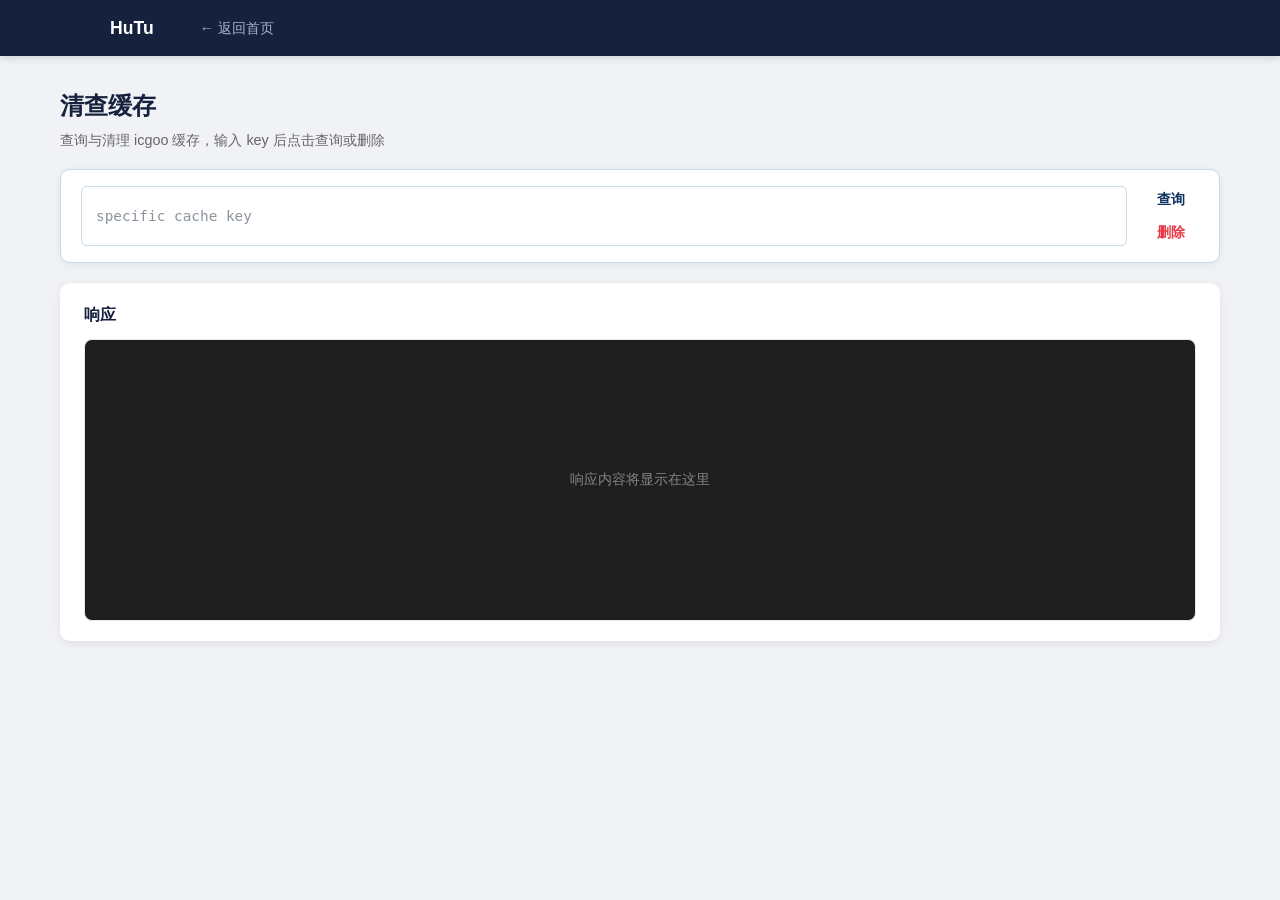
<file: tools/cache/index.html>
<!DOCTYPE html>
<html lang="zh-CN">
<head>
  <meta charset="UTF-8">
  <meta name="viewport" content="width=device-width, initial-scale=1.0">
  <link rel="icon" href="/static/favicon.svg" type="image/svg+xml">
  <link rel="icon" href="/static/favicon-32.png" type="image/png" sizes="32x32">
  <link rel="apple-touch-icon" href="/static/apple-touch-icon.png">
  <title>清查缓存 · HuTu</title>
  <link rel="stylesheet" href="/static/css/common.css">
  <link rel="stylesheet" href="/static/css/tool.css">
  <link rel="stylesheet" href="/static/css/response-viewer.css">
  <link rel="stylesheet" href="/static/css/cache.css">
</head>
<body>
  <header class="site-header">
    <div class="header-inner">
      <a class="site-logo" href="/">HuTu</a>
      <nav class="site-nav">
        <a class="nav-item" href="/">← 返回首页</a>
      </nav>
    </div>
  </header>

  <main class="container container-wide">
    <div class="tool-header">
      <h1>清查缓存</h1>
      <p class="subtitle">查询与清理 icgoo 缓存，输入 key 后点击查询或删除</p>
    </div>

    <div id="error" class="error" hidden></div>

    <section class="quick-api-block">
      <div class="quick-api-card">
        <input
          type="text"
          class="quick-api-input"
          id="cache-key"
          spellcheck="false"
          placeholder="specific_cache_key"
          autocomplete="off"
        >
        <div class="quick-api-actions">
          <button type="button" class="quick-api-action" id="check-cache-btn">查询</button>
          <button type="button" class="quick-api-action quick-api-action-danger" id="clear-cache-btn">删除</button>
        </div>
      </div>
    </section>

    <section class="quick-api-response card">
      <div class="quick-api-response-header">
        <h2 class="quick-api-section-title">响应</h2>
        <div class="quick-api-response-meta">
          <span class="status-badge" id="status-badge" hidden></span>
          <span class="quick-api-elapsed" id="response-meta"></span>
        </div>
      </div>
      <div class="response-viewer-wrap" id="response-viewer"></div>
    </section>
  </main>

  <footer class="site-footer">
    <!-- <p>请求通过 HuTu 服务转发至 v8api.k0v.cn</p> -->
  </footer>

  <script src="/static/js/response-viewer.js"></script>
  <script src="/static/js/cache.js"></script>
</body>
</html>
</file>
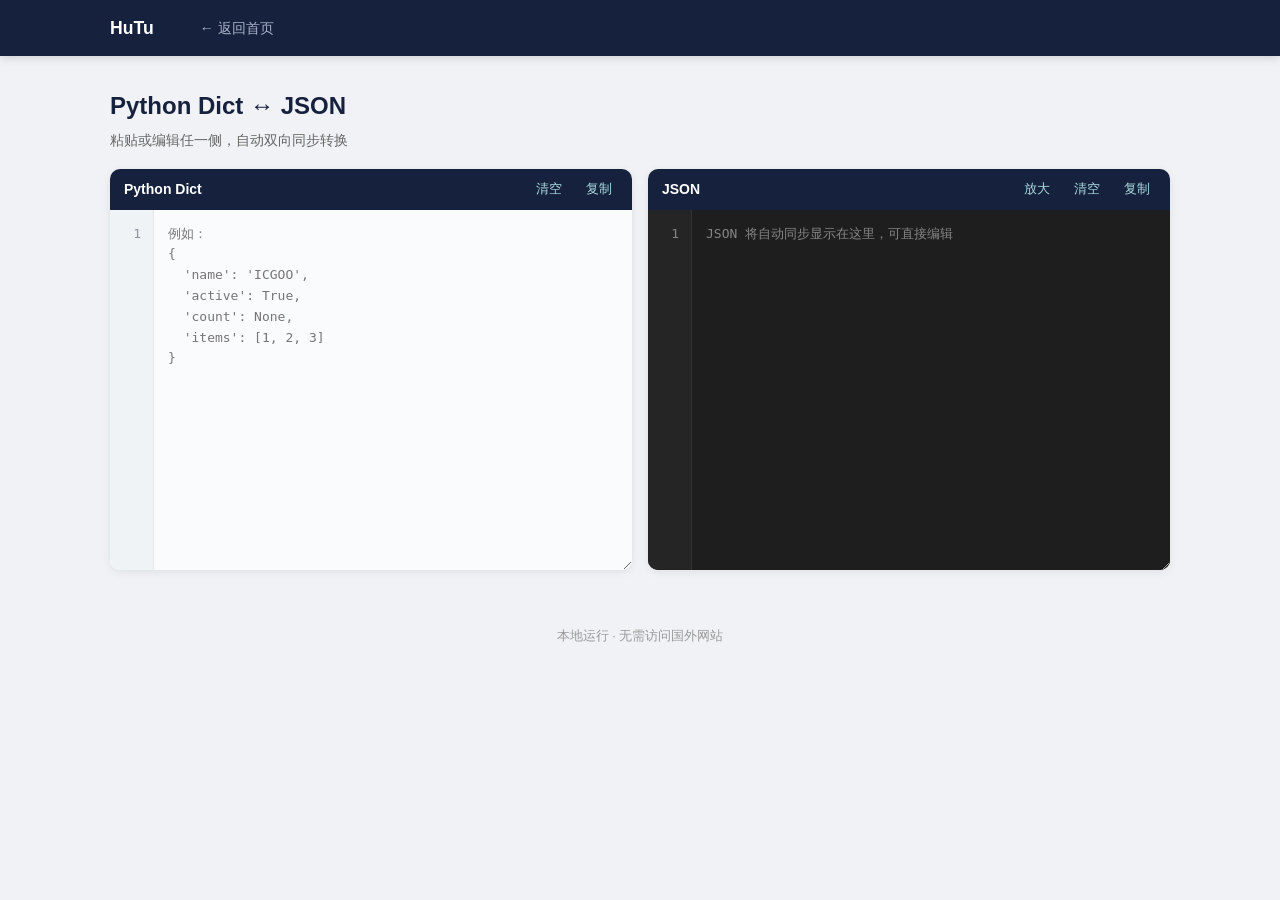
<file: tools/dict-to-json/index.html>
<!DOCTYPE html>
<html lang="zh-CN">
<head>
  <meta charset="UTF-8">
  <meta name="viewport" content="width=device-width, initial-scale=1.0">
  <link rel="icon" href="/static/favicon.svg" type="image/svg+xml">
  <link rel="icon" href="/static/favicon-32.png" type="image/png" sizes="32x32">
  <link rel="apple-touch-icon" href="/static/apple-touch-icon.png">
  <title>Dict to JSON · HuTu</title>
  <link rel="stylesheet" href="/static/css/common.css">
  <link rel="stylesheet" href="/static/css/tool.css">
  <link rel="stylesheet" href="/static/css/response-viewer.css">
</head>
<body>
  <header class="site-header">
    <div class="header-inner">
      <a class="site-logo" href="/">HuTu</a>
      <nav class="site-nav">
        <a class="nav-item" href="/">← 返回首页</a>
      </nav>
    </div>
  </header>

  <main class="container">
    <div class="tool-header">
      <h1>Python Dict ↔ JSON</h1>
      <p class="subtitle">粘贴或编辑任一侧，自动双向同步转换</p>
    </div>

    <div class="panels">
      <div class="panel">
        <div class="panel-header">
          <span>Python Dict</span>
          <div class="panel-header-actions">
            <button type="button" class="btn-link" id="clear-input">清空</button>
            <button type="button" class="btn-link" id="copy-input">复制</button>
          </div>
        </div>
        <textarea id="input" spellcheck="false" placeholder="例如：&#10;{&#10;  'name': 'ICGOO',&#10;  'active': True,&#10;  'count': None,&#10;  'items': [1, 2, 3]&#10;}"></textarea>
      </div>

      <div class="panel panel-json">
        <div class="panel-header">
          <span>JSON</span>
          <div class="panel-header-actions">
            <button type="button" class="btn-link" id="expand-json">放大</button>
            <button type="button" class="btn-link" id="clear-json">清空</button>
            <button type="button" class="btn-link" id="copy-output">复制</button>
          </div>
        </div>
        <div class="panel-viewer-wrap response-viewer-wrap panel-json-editor" id="json-wrap">
          <textarea id="json-text" spellcheck="false"
                    placeholder="JSON 将自动同步显示在这里，可直接编辑"></textarea>
        </div>
      </div>
    </div>

    <div id="json-viewer-helper" class="rv-viewer-helper" aria-hidden="true">
      <div class="response-viewer-wrap">
        <div class="response-viewer">
          <div class="response-viewer-empty"></div>
          <div class="response-viewer-scroll" hidden>
            <div class="response-viewer-lines"></div>
          </div>
        </div>
      </div>
    </div>

    <div id="error" class="error" hidden></div>
  </main>

  <footer class="site-footer">
    <p>本地运行 · 无需访问国外网站</p>
  </footer>

  <button type="button" class="back-to-top" id="back-to-top" title="回到顶部" aria-label="回到顶部" hidden>↑</button>

  <script src="/static/js/line-editor.js"></script>
  <script src="/static/js/response-viewer.js"></script>
  <script src="/static/js/json-panel.js"></script>
  <script src="/static/js/dict-to-json.js"></script>
</body>
</html>
</file>
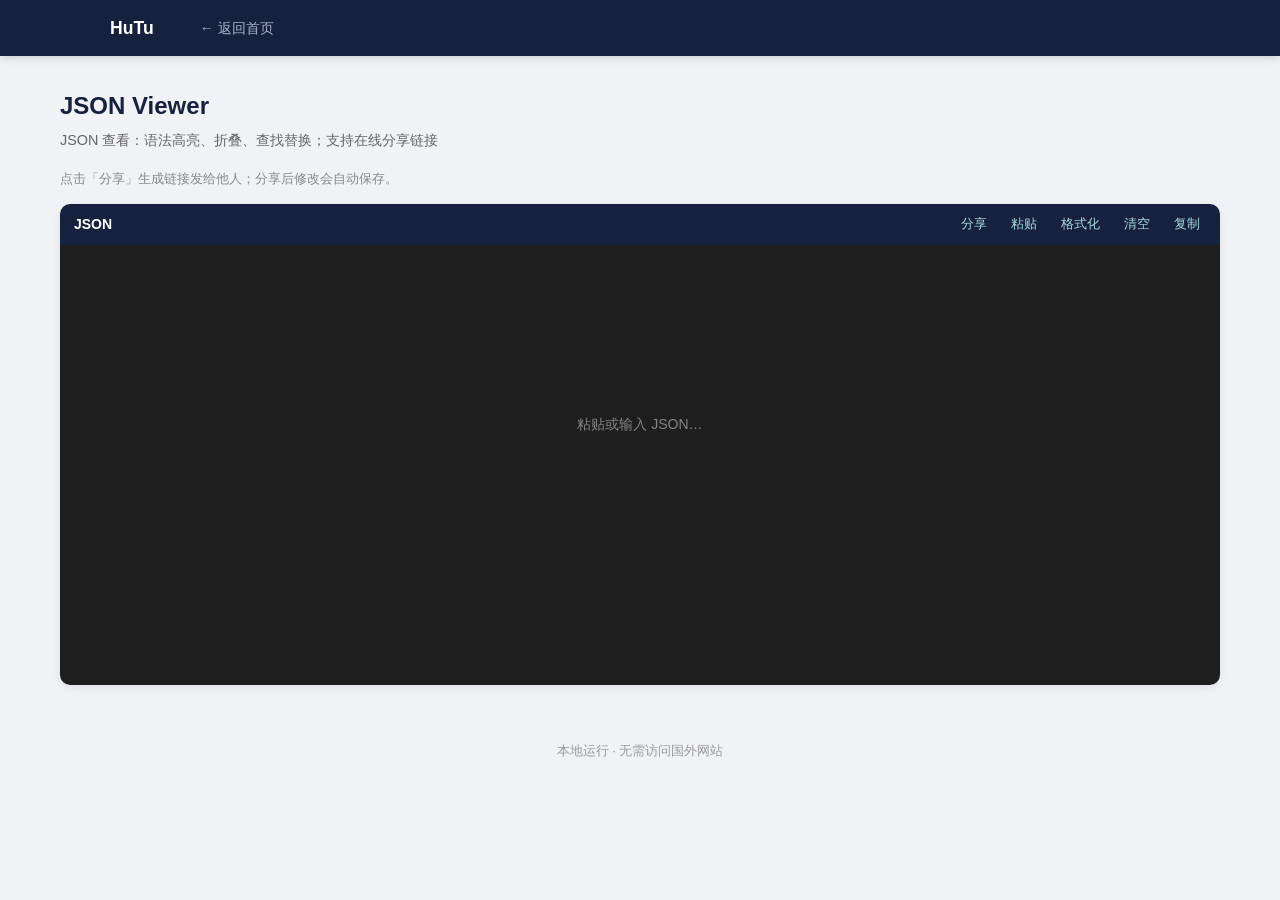
<file: tools/json-viewer/index.html>
<!DOCTYPE html>
<html lang="zh-CN">
<head>
  <meta charset="UTF-8">
  <meta name="viewport" content="width=device-width, initial-scale=1.0">
  <link rel="icon" href="/static/favicon.svg" type="image/svg+xml">
  <link rel="icon" href="/static/favicon-32.png" type="image/png" sizes="32x32">
  <link rel="apple-touch-icon" href="/static/apple-touch-icon.png">
  <title>JSON Viewer · HuTu</title>
  <link rel="stylesheet" href="/static/css/common.css">
  <link rel="stylesheet" href="/static/css/tool.css">
  <link rel="stylesheet" href="/static/css/response-viewer.css">
  <link rel="stylesheet" href="/static/css/markdown-reviewer.css">
</head>
<body>
  <header class="site-header">
    <div class="header-inner">
      <a class="site-logo" href="/">HuTu</a>
      <nav class="site-nav">
        <a class="nav-item" href="/">← 返回首页</a>
      </nav>
    </div>
  </header>

  <main class="container container-wide">
    <div class="tool-header">
      <h1>JSON Viewer</h1>
      <p class="subtitle">JSON 查看：语法高亮、折叠、查找替换；支持在线分享链接</p>
    </div>

    <div class="md-share-bar" id="json-share-bar" hidden>
      <span class="md-share-label">分享链接</span>
      <input type="text" class="md-share-url" id="json-share-url" readonly spellcheck="false">
      <button type="button" class="btn-link" id="copy-share-url">复制链接</button>
      <span class="md-share-status" id="json-share-status" hidden>已自动保存</span>
    </div>

    <p class="md-share-hint" id="json-share-hint">点击「分享」生成链接发给他人；分享后修改会自动保存。</p>

    <div class="json-viewer-panel">
      <div class="panel panel-json panel-json-standalone">
        <div class="panel-header">
          <span>JSON</span>
          <div class="panel-header-actions">
            <button type="button" class="btn-link" id="share-json">分享</button>
            <button type="button" class="btn-link" id="paste-json">粘贴</button>
            <button type="button" class="btn-link" id="format-json">格式化</button>
            <button type="button" class="btn-link" id="clear-json">清空</button>
            <button type="button" class="btn-link" id="copy-json">复制</button>
          </div>
        </div>
        <div class="panel-viewer-wrap response-viewer-wrap panel-json-editor json-viewer-rv" id="json-viewer-wrap" tabindex="-1">
          <div class="response-viewer">
            <div class="response-viewer-empty">粘贴或输入 JSON…</div>
          </div>
        </div>
      </div>
    </div>

    <div id="error" class="error" hidden></div>
  </main>

  <footer class="site-footer">
    <p>本地运行 · 无需访问国外网站</p>
  </footer>

  <button type="button" class="back-to-top" id="back-to-top" title="回到顶部" aria-label="回到顶部" hidden>↑</button>

  <script src="/static/js/doc-share.js"></script>
  <script src="/static/js/response-viewer.js"></script>
  <script src="/static/js/json-viewer.js"></script>
</body>
</html>
</file>
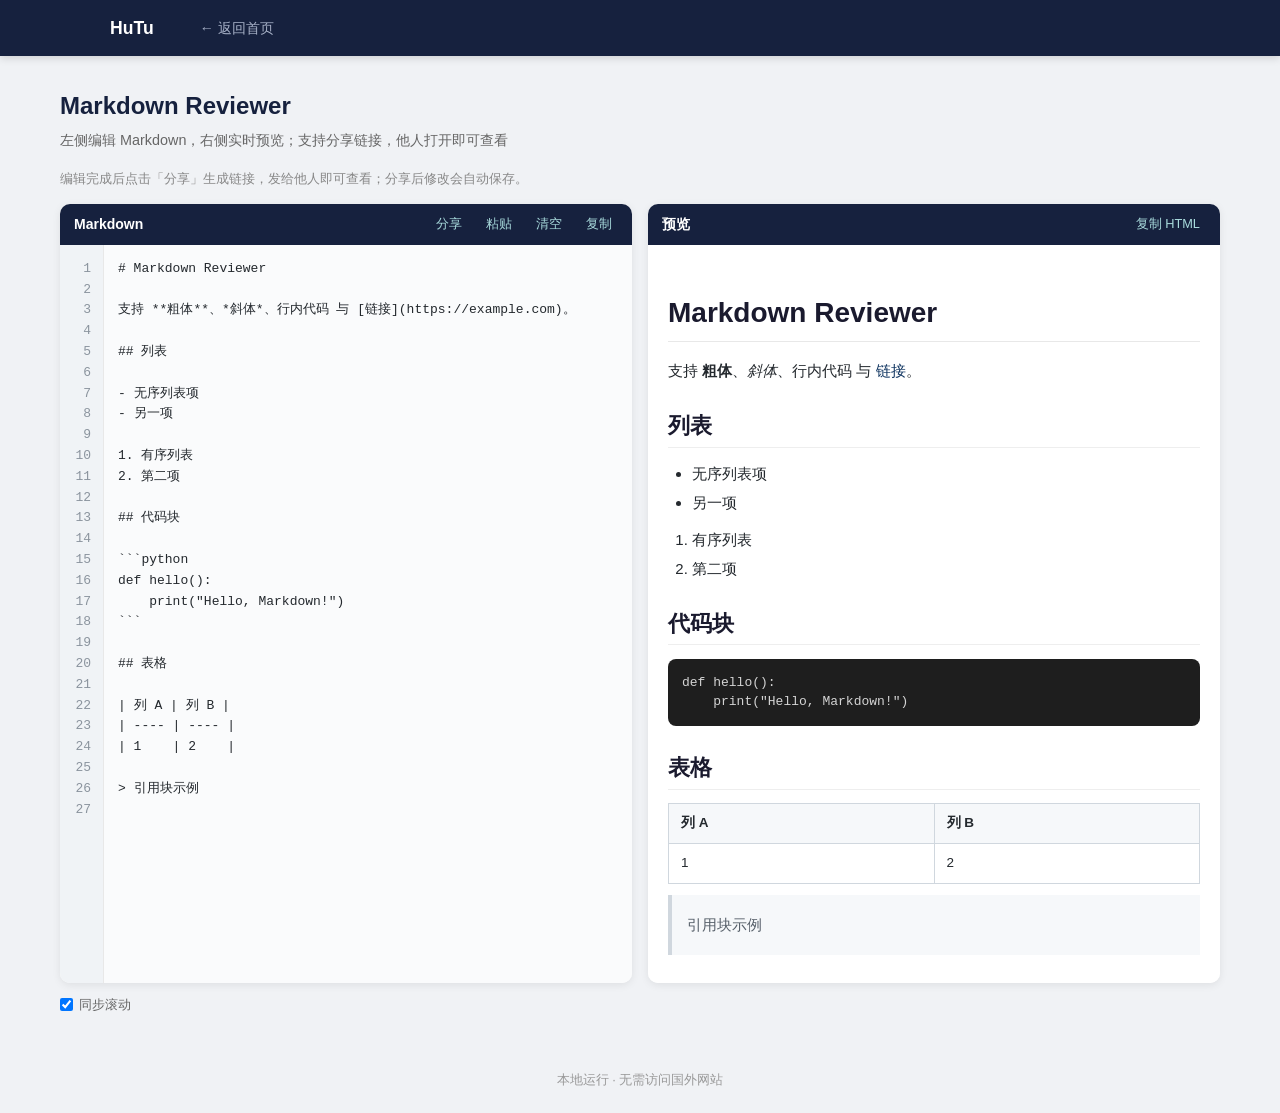
<file: tools/markdown-reviewer/index.html>
<!DOCTYPE html>
<html lang="zh-CN">
<head>
  <meta charset="UTF-8">
  <meta name="viewport" content="width=device-width, initial-scale=1.0">
  <link rel="icon" href="/static/favicon.svg" type="image/svg+xml">
  <link rel="icon" href="/static/favicon-32.png" type="image/png" sizes="32x32">
  <link rel="apple-touch-icon" href="/static/apple-touch-icon.png">
  <title>Markdown Reviewer · HuTu</title>
  <link rel="stylesheet" href="/static/css/common.css">
  <link rel="stylesheet" href="/static/css/tool.css">
  <link rel="stylesheet" href="/static/css/markdown-reviewer.css">
</head>
<body>
  <header class="site-header">
    <div class="header-inner">
      <a class="site-logo" href="/">HuTu</a>
      <nav class="site-nav">
        <a class="nav-item" href="/">← 返回首页</a>
      </nav>
    </div>
  </header>

  <main class="container container-wide">
    <div class="tool-header">
      <h1>Markdown Reviewer</h1>
      <p class="subtitle">左侧编辑 Markdown，右侧实时预览；支持分享链接，他人打开即可查看</p>
    </div>

    <div class="md-share-bar" id="md-share-bar" hidden>
      <span class="md-share-label">分享链接</span>
      <input type="text" class="md-share-url" id="md-share-url" readonly spellcheck="false">
      <button type="button" class="btn-link" id="copy-share-url">复制链接</button>
      <span class="md-share-status" id="md-share-status" hidden>已自动保存</span>
    </div>

    <p class="md-share-hint" id="md-share-hint">编辑完成后点击「分享」生成链接，发给他人即可查看；分享后修改会自动保存。</p>

    <div class="panels md-reviewer-panels">
      <div class="panel panel-md-source">
        <div class="panel-header">
          <span>Markdown</span>
          <div class="panel-header-actions">
            <button type="button" class="btn-link" id="share-md">分享</button>
            <button type="button" class="btn-link" id="paste-md">粘贴</button>
            <button type="button" class="btn-link" id="clear-md">清空</button>
            <button type="button" class="btn-link" id="copy-md">复制</button>
          </div>
        </div>
        <textarea id="md-source" spellcheck="false" placeholder="# 标题&#10;&#10;在此输入或粘贴 **Markdown** 内容..."></textarea>
      </div>

      <div class="panel md-preview-panel">
        <div class="panel-header">
          <span>预览</span>
          <div class="panel-header-actions">
            <button type="button" class="btn-link" id="copy-html">复制 HTML</button>
          </div>
        </div>
        <div class="panel-body" id="md-preview-wrap">
          <div class="md-preview" id="md-preview">
            <p class="md-preview-empty">预览将显示在这里</p>
          </div>
        </div>
      </div>
    </div>

    <label class="md-sync-scroll checkbox">
      <input type="checkbox" id="sync-scroll" checked>
      同步滚动
    </label>
  </main>

  <footer class="site-footer">
    <p>本地运行 · 无需访问国外网站</p>
  </footer>

  <button type="button" class="back-to-top" id="back-to-top" title="回到顶部" aria-label="回到顶部" hidden>↑</button>

  <script src="/static/js/line-editor.js"></script>
  <script src="/static/js/markdown-render.js"></script>
  <script src="/static/js/markdown-reviewer.js"></script>
</body>
</html>
</file>
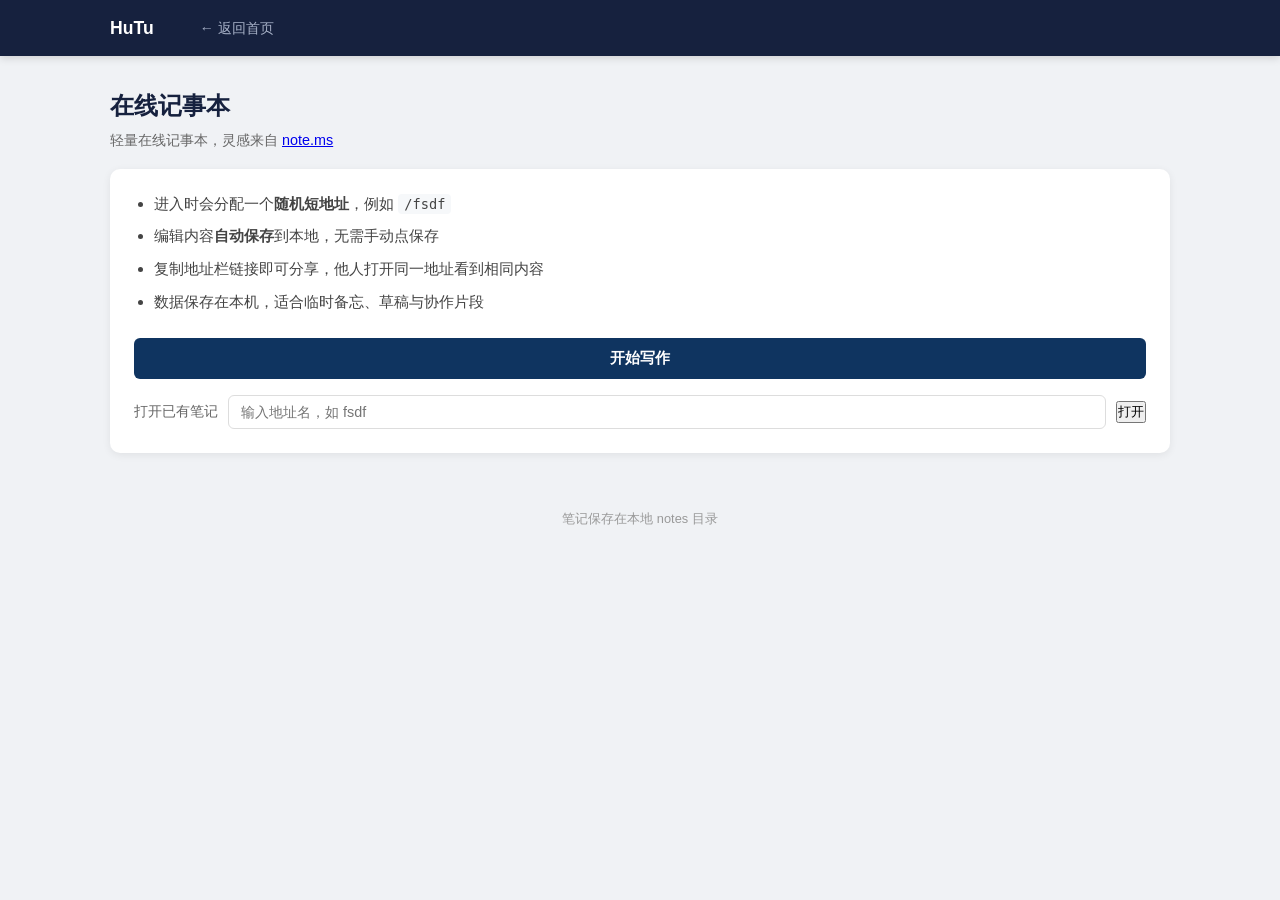
<file: tools/online-editor/index.html>
<!DOCTYPE html>
<html lang="zh-CN">
<head>
  <meta charset="UTF-8">
  <meta name="viewport" content="width=device-width, initial-scale=1.0">
  <link rel="icon" href="/static/favicon.svg" type="image/svg+xml">
  <link rel="icon" href="/static/favicon-32.png" type="image/png" sizes="32x32">
  <link rel="apple-touch-icon" href="/static/apple-touch-icon.png">
  <title>在线记事本 · HuTu</title>
  <link rel="stylesheet" href="/static/css/common.css">
  <link rel="stylesheet" href="/static/css/tool.css">
  <link rel="stylesheet" href="/static/css/note-editor.css">
</head>
<body class="note-landing-body">
  <header class="site-header">
    <div class="header-inner">
      <a class="site-logo" href="/">HuTu</a>
      <nav class="site-nav">
        <a class="nav-item" href="/">← 返回首页</a>
      </nav>
    </div>
  </header>

  <main class="container note-landing">
    <div class="tool-header">
      <h1>在线记事本</h1>
      <p class="subtitle">轻量在线记事本，灵感来自 <a href="https://note.ms/" target="_blank" rel="noopener">note.ms</a></p>
    </div>

    <div class="note-landing-card">
      <ul class="note-landing-list">
        <li>进入时会分配一个<strong>随机短地址</strong>，例如 <code>/fsdf</code></li>
        <li>编辑内容<strong>自动保存</strong>到本地，无需手动点保存</li>
        <li>复制地址栏链接即可分享，他人打开同一地址看到相同内容</li>
        <li>数据保存在本机，适合临时备忘、草稿与协作片段</li>
      </ul>

      <div class="note-landing-actions">
        <button type="button" class="btn-primary" id="start-new-note">开始写作</button>
        <div class="note-open-row">
          <label for="open-slug">打开已有笔记</label>
          <input type="text" id="open-slug" placeholder="输入地址名，如 fsdf" spellcheck="false" maxlength="32">
          <button type="button" class="btn-secondary" id="open-note">打开</button>
        </div>
      </div>
    </div>
  </main>

  <footer class="site-footer">
    <p>笔记保存在本地 notes 目录</p>
  </footer>

  <script src="/static/js/note-landing.js"></script>
</body>
</html>
</file>
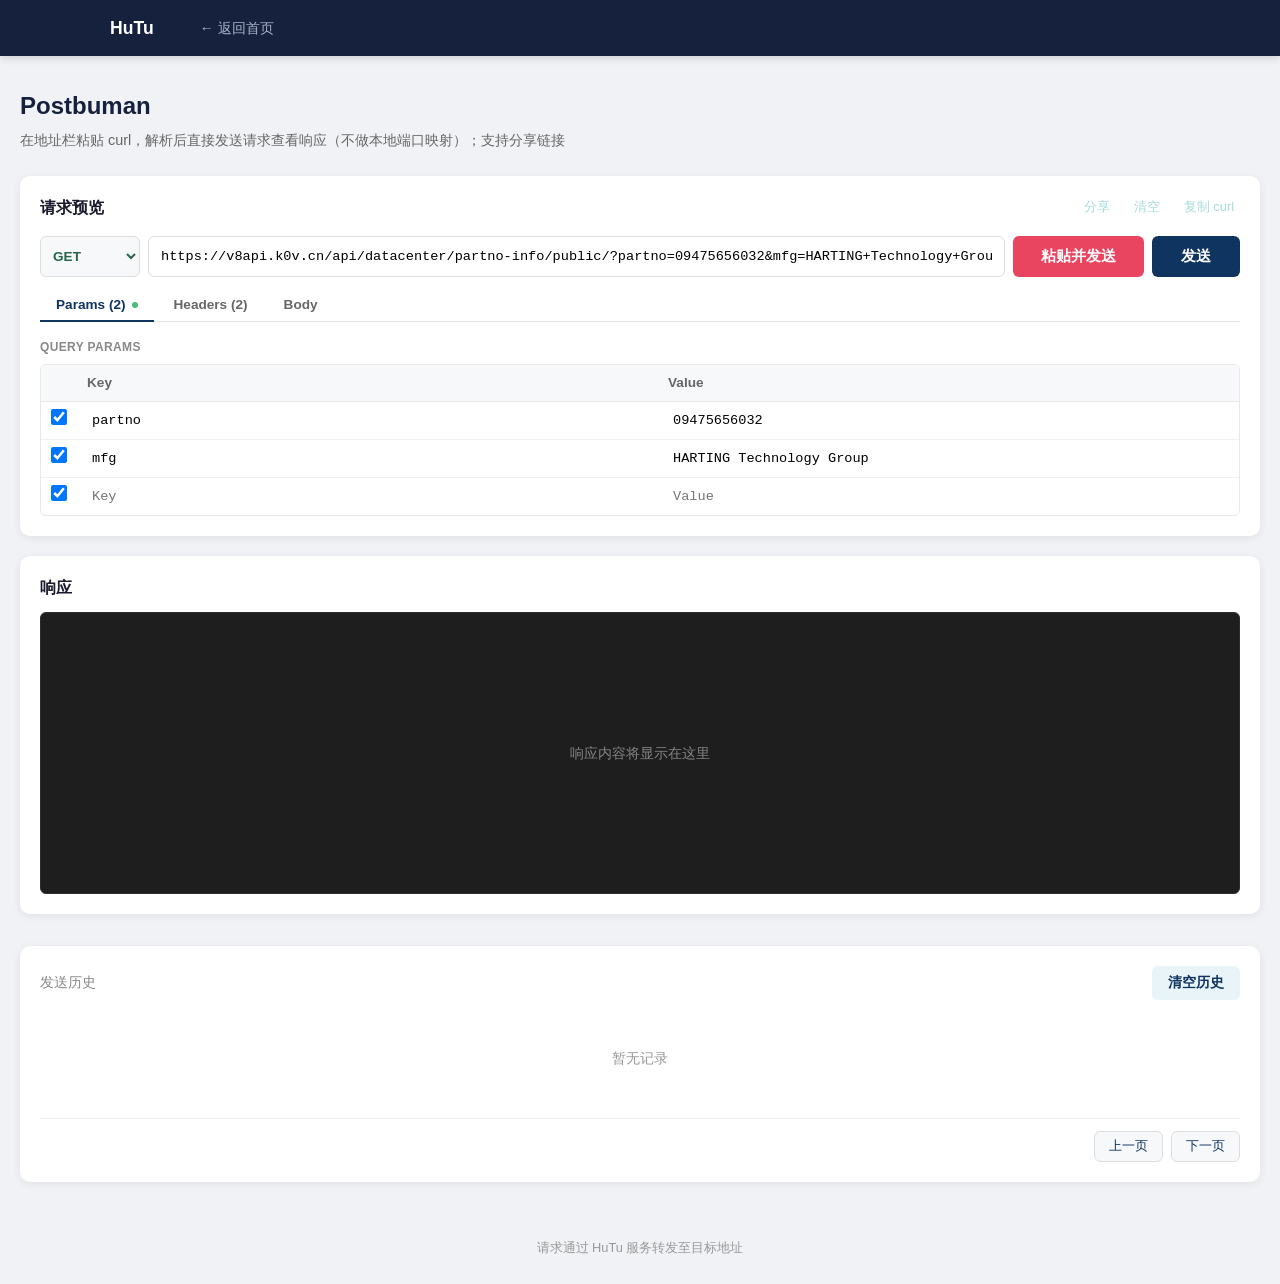
<file: tools/postbuman/index.html>
<!DOCTYPE html>
<html lang="zh-CN">
<head>
  <meta charset="UTF-8">
  <meta name="viewport" content="width=device-width, initial-scale=1.0">
  <link rel="icon" href="/static/favicon.svg" type="image/svg+xml">
  <link rel="icon" href="/static/favicon-32.png" type="image/png" sizes="32x32">
  <link rel="apple-touch-icon" href="/static/apple-touch-icon.png">
  <title>Postbuman · HuTu</title>
  <link rel="stylesheet" href="/static/css/common.css">
  <link rel="stylesheet" href="/static/css/tool.css">
  <link rel="stylesheet" href="/static/css/request-local.css">
  <link rel="stylesheet" href="/static/css/markdown-reviewer.css">
</head>
<body>
  <header class="site-header">
    <div class="header-inner">
      <a class="site-logo" href="/">HuTu</a>
      <nav class="site-nav">
        <a class="nav-item" href="/">← 返回首页</a>
      </nav>
    </div>
  </header>

  <main class="container container-wide">
    <div class="tool-header">
      <h1>Postbuman</h1>
      <p class="subtitle">在地址栏粘贴 curl，解析后直接发送请求查看响应（不做本地端口映射）；支持分享链接</p>
    </div>

    <div class="md-share-bar" id="pb-share-bar" hidden>
      <span class="md-share-label">分享链接</span>
      <input type="text" class="md-share-url" id="pb-share-url" readonly spellcheck="false">
      <button type="button" class="btn-link" id="copy-share-url">复制链接</button>
      <span class="md-share-status" id="pb-share-status" hidden>已自动保存</span>
    </div>

    <!-- <p class="md-share-hint" id="pb-share-hint">配置好请求后点击「分享」生成链接；分享后修改会自动保存。</p> -->

    <div id="error" class="error" hidden></div>

    <section class="request-preview-section" id="request-preview-section">
      <div class="preview-section-header">
        <h2>请求预览</h2>
        <div class="preview-section-actions">
          <button type="button" class="btn-link" id="share-request">分享</button>
          <button type="button" class="btn-link" id="clear-preview">清空</button>
        </div>
      </div>

      <div class="preview-request-bar">
        <select id="preview-method" class="preview-method-select" title="请求方法"></select>
        <input type="text" id="preview-url" class="preview-url-input" spellcheck="false"
               placeholder="粘贴 curl 或输入 URL...">
               <button type="button" class="btn-primary btn-accent" id="paste-send-btn">粘贴并发送</button>
        <button type="button" class="btn-primary preview-send-btn" id="send-btn">发送</button>
      </div>

      <div class="preview-tabs">
        <button type="button" class="preview-tab active" data-preview-tab="params" id="preview-tab-params">Params</button>
        <button type="button" class="preview-tab" data-preview-tab="headers" id="preview-tab-headers">Headers</button>
        <button type="button" class="preview-tab" data-preview-tab="body">Body</button>
      </div>

      <div class="preview-panel" data-preview-panel="params">
        <p class="preview-panel-label">Query Params</p>
        <div class="preview-table-wrap">
          <table class="preview-table">
            <thead>
              <tr>
                <th width="36"></th>
                <th>Key</th>
                <th>Value</th>
              </tr>
            </thead>
            <tbody id="preview-params-tbody"></tbody>
          </table>
        </div>
      </div>

      <div class="preview-panel" data-preview-panel="headers" hidden>
        <p class="preview-panel-label">Headers</p>
        <div class="preview-table-wrap">
          <table class="preview-table">
            <thead>
              <tr>
                <th width="36"></th>
                <th>Key</th>
                <th>Value</th>
              </tr>
            </thead>
            <tbody id="preview-headers-tbody"></tbody>
          </table>
        </div>
      </div>

      <div class="preview-panel" data-preview-panel="body" hidden>
        <div class="body-type-bar" id="body-type-bar">
          <label class="body-type-option"><input type="radio" name="body-type" value="none" checked> none</label>
          <label class="body-type-option"><input type="radio" name="body-type" value="form-data"> form-data</label>
          <label class="body-type-option"><input type="radio" name="body-type" value="urlencoded"> x-www-form-urlencoded</label>
          <label class="body-type-option"><input type="radio" name="body-type" value="raw"> raw</label>
          <label class="body-type-option"><input type="radio" name="body-type" value="binary"> binary</label>
          <label class="body-type-option"><input type="radio" name="body-type" value="graphql"> GraphQL</label>
        </div>
        <div class="body-sub-panel" id="body-panel-none">
          <p class="body-none-hint">此请求没有 Body</p>
        </div>
        <div class="body-sub-panel" id="body-panel-form-data" hidden>
          <div class="preview-table-wrap">
            <table class="preview-table">
              <thead><tr><th width="36"></th><th>Key</th><th>Value</th></tr></thead>
              <tbody id="preview-formdata-tbody"></tbody>
            </table>
          </div>
        </div>
        <div class="body-sub-panel" id="body-panel-urlencoded" hidden>
          <div class="preview-table-wrap">
            <table class="preview-table">
              <thead><tr><th width="36"></th><th>Key</th><th>Value</th></tr></thead>
              <tbody id="preview-urlencoded-tbody"></tbody>
            </table>
          </div>
        </div>
        <div class="body-sub-panel" id="body-panel-raw" hidden>
          <div class="raw-type-bar">
            <label for="preview-raw-type">类型</label>
            <select id="preview-raw-type">
              <option value="json">JSON</option>
              <option value="text">Text</option>
              <option value="javascript">JavaScript</option>
              <option value="html">HTML</option>
              <option value="xml">XML</option>
            </select>
          </div>
          <textarea id="preview-body-input" class="preview-body-input" spellcheck="false"
                    placeholder="Raw body 内容"></textarea>
        </div>
        <div class="body-sub-panel" id="body-panel-binary" hidden>
          <div class="binary-upload">
            <input type="file" id="preview-binary-file">
            <span class="binary-name" id="preview-binary-name">未选择文件</span>
          </div>
        </div>
        <div class="body-sub-panel" id="body-panel-graphql" hidden>
          <label class="graphql-label">Query</label>
          <textarea id="preview-graphql-query" class="preview-body-input graphql-query" spellcheck="false"
                    placeholder="GraphQL query"></textarea>
          <label class="graphql-label">Variables (JSON)</label>
          <textarea id="preview-graphql-vars" class="preview-body-input graphql-vars" spellcheck="false"
                    placeholder="{}"></textarea>
        </div>
      </div>
    </section>

    <section class="response-section">
      <div class="response-header">
        <h2>响应</h2>
        <span class="status-badge" id="status-badge" hidden></span>
        <span class="response-meta" id="response-meta"></span>
      </div>
      <div class="response-viewer-wrap" id="response-viewer">
        <div class="response-viewer">
          <div class="response-viewer-empty">响应内容将显示在这里</div>
          <div class="response-viewer-scroll" hidden>
            <div class="response-viewer-lines"></div>
          </div>
        </div>
      </div>
    </section>

    <section class="history-section">
      <div class="history-header">
        <p class="panel-desc">发送历史</p>
        <button type="button" class="btn-secondary" id="clear-history">清空历史</button>
      </div>
      <div class="history-wrap">
        <table class="history-table" id="history-table">
          <thead>
            <tr>
              <th width="150">时间</th>
              <th width="60">方法</th>
              <th>URL</th>
              <th width="70">状态</th>
              <th width="70">耗时</th>
              <th width="120">操作</th>
            </tr>
          </thead>
          <tbody id="history-tbody"></tbody>
        </table>
        <div class="history-empty" id="history-empty" hidden>暂无记录</div>
      </div>
      <div class="history-pagination" id="history-pagination" hidden>
        <span class="history-page-info" id="history-page-info"></span>
        <div class="history-page-btns">
          <button type="button" class="btn-page" id="history-prev">上一页</button>
          <button type="button" class="btn-page" id="history-next">下一页</button>
        </div>
      </div>
    </section>
  </main>

  <footer class="site-footer">
    <p>请求通过 HuTu 服务转发至目标地址</p>
  </footer>

  <script src="/static/js/curl-convert.js"></script>
  <script src="/static/js/request-preview.js"></script>
  <script src="/static/js/response-viewer.js"></script>
  <script src="/static/js/request-send-ui.js"></script>
  <script src="/static/js/request-share.js" data-api="/api/postbuman/share"></script>
  <script src="/static/js/postbuman.js"></script>
</body>
</html>
</file>
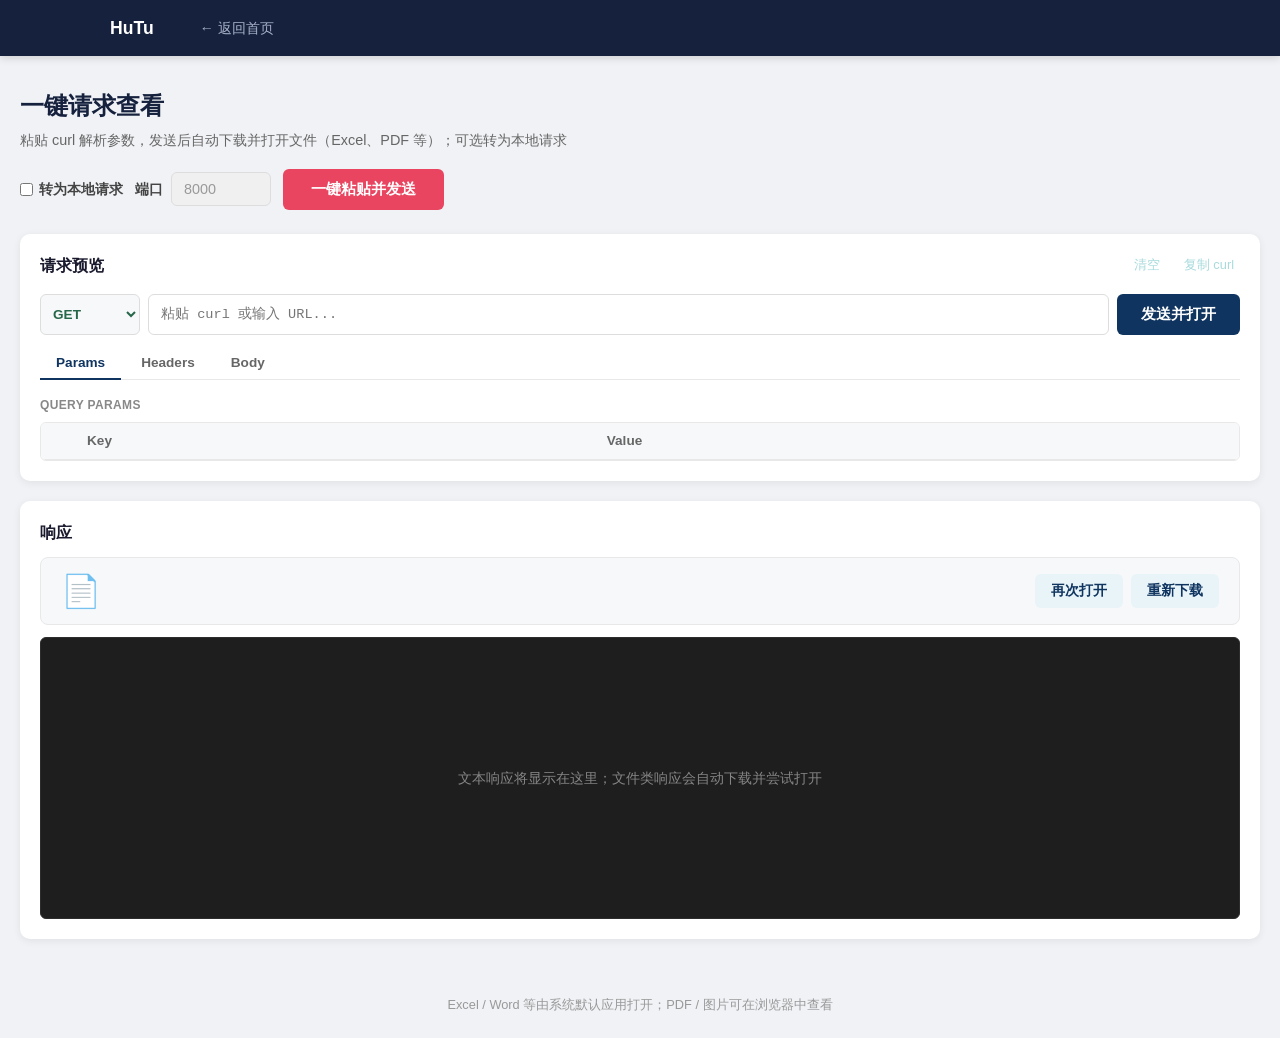
<file: tools/request-view/index.html>
<!DOCTYPE html>
<html lang="zh-CN">
<head>
  <meta charset="UTF-8">
  <meta name="viewport" content="width=device-width, initial-scale=1.0">
  <link rel="icon" href="/static/favicon.svg" type="image/svg+xml">
  <link rel="icon" href="/static/favicon-32.png" type="image/png" sizes="32x32">
  <link rel="apple-touch-icon" href="/static/apple-touch-icon.png">
  <title>一键请求查看 · HuTu</title>
  <link rel="stylesheet" href="/static/css/common.css">
  <link rel="stylesheet" href="/static/css/tool.css">
  <link rel="stylesheet" href="/static/css/request-local.css">
</head>
<body>
  <header class="site-header">
    <div class="header-inner">
      <a class="site-logo" href="/">HuTu</a>
      <nav class="site-nav">
        <a class="nav-item" href="/">← 返回首页</a>
      </nav>
    </div>
  </header>

  <main class="container container-wide">
    <div class="tool-header">
      <h1>一键请求查看</h1>
      <p class="subtitle">粘贴 curl 解析参数，发送后自动下载并打开文件（Excel、PDF 等）；可选转为本地请求</p>
    </div>

    <div class="port-bar request-view-options">
      <label class="checkbox">
        <input type="checkbox" id="use-local">
        转为本地请求
      </label>
      <label class="port-inline" id="port-wrap">
        端口
        <input type="number" id="port" value="8000" min="1" max="65535" disabled>
      </label>
      <span class="port-hint" id="port-hint" hidden></span>
      <button type="button" class="btn-primary btn-accent" id="paste-send-btn">一键粘贴并发送</button>
    </div>

    <div id="error" class="error" hidden></div>

    <section class="request-preview-section" id="request-preview-section">
      <div class="preview-section-header">
        <h2>请求预览</h2>
        <button type="button" class="btn-link" id="clear-preview">清空</button>
      </div>

      <div class="preview-request-bar">
        <select id="preview-method" class="preview-method-select" title="请求方法"></select>
        <input type="text" id="preview-url" class="preview-url-input" spellcheck="false"
               placeholder="粘贴 curl 或输入 URL...">
        <button type="button" class="btn-primary preview-send-btn" id="send-btn">发送并打开</button>
      </div>

      <div class="preview-tabs">
        <button type="button" class="preview-tab active" data-preview-tab="params" id="preview-tab-params">Params</button>
        <button type="button" class="preview-tab" data-preview-tab="headers" id="preview-tab-headers">Headers</button>
        <button type="button" class="preview-tab" data-preview-tab="body">Body</button>
      </div>

      <div class="preview-panel" data-preview-panel="params">
        <p class="preview-panel-label">Query Params</p>
        <div class="preview-table-wrap">
          <table class="preview-table">
            <thead>
              <tr>
                <th width="36"></th>
                <th>Key</th>
                <th>Value</th>
              </tr>
            </thead>
            <tbody id="preview-params-tbody"></tbody>
          </table>
        </div>
      </div>

      <div class="preview-panel" data-preview-panel="headers" hidden>
        <p class="preview-panel-label">Headers</p>
        <div class="preview-table-wrap">
          <table class="preview-table">
            <thead>
              <tr>
                <th width="36"></th>
                <th>Key</th>
                <th>Value</th>
              </tr>
            </thead>
            <tbody id="preview-headers-tbody"></tbody>
          </table>
        </div>
      </div>

      <div class="preview-panel" data-preview-panel="body" hidden>
        <div class="body-type-bar" id="body-type-bar">
          <label class="body-type-option"><input type="radio" name="body-type" value="none" checked> none</label>
          <label class="body-type-option"><input type="radio" name="body-type" value="form-data"> form-data</label>
          <label class="body-type-option"><input type="radio" name="body-type" value="urlencoded"> x-www-form-urlencoded</label>
          <label class="body-type-option"><input type="radio" name="body-type" value="raw"> raw</label>
          <label class="body-type-option"><input type="radio" name="body-type" value="binary"> binary</label>
          <label class="body-type-option"><input type="radio" name="body-type" value="graphql"> GraphQL</label>
        </div>
        <div class="body-sub-panel" id="body-panel-none">
          <p class="body-none-hint">此请求没有 Body</p>
        </div>
        <div class="body-sub-panel" id="body-panel-form-data" hidden>
          <div class="preview-table-wrap">
            <table class="preview-table">
              <thead><tr><th width="36"></th><th>Key</th><th>Value</th></tr></thead>
              <tbody id="preview-formdata-tbody"></tbody>
            </table>
          </div>
        </div>
        <div class="body-sub-panel" id="body-panel-urlencoded" hidden>
          <div class="preview-table-wrap">
            <table class="preview-table">
              <thead><tr><th width="36"></th><th>Key</th><th>Value</th></tr></thead>
              <tbody id="preview-urlencoded-tbody"></tbody>
            </table>
          </div>
        </div>
        <div class="body-sub-panel" id="body-panel-raw" hidden>
          <div class="raw-type-bar">
            <label for="preview-raw-type">类型</label>
            <select id="preview-raw-type">
              <option value="json">JSON</option>
              <option value="text">Text</option>
              <option value="javascript">JavaScript</option>
              <option value="html">HTML</option>
              <option value="xml">XML</option>
            </select>
          </div>
          <textarea id="preview-body-input" class="preview-body-input" spellcheck="false"
                    placeholder="Raw body 内容"></textarea>
        </div>
        <div class="body-sub-panel" id="body-panel-binary" hidden>
          <div class="binary-upload">
            <input type="file" id="preview-binary-file">
            <span class="binary-name" id="preview-binary-name">未选择文件</span>
          </div>
        </div>
        <div class="body-sub-panel" id="body-panel-graphql" hidden>
          <label class="graphql-label">Query</label>
          <textarea id="preview-graphql-query" class="preview-body-input graphql-query" spellcheck="false"
                    placeholder="GraphQL query"></textarea>
          <label class="graphql-label">Variables (JSON)</label>
          <textarea id="preview-graphql-vars" class="preview-body-input graphql-vars" spellcheck="false"
                    placeholder="{}"></textarea>
        </div>
      </div>
    </section>

    <section class="response-section">
      <div class="response-header">
        <h2>响应</h2>
        <span class="status-badge" id="status-badge" hidden></span>
        <span class="response-meta" id="response-meta"></span>
      </div>

      <div class="file-result" id="file-result" hidden>
        <div class="file-result-icon" id="file-result-icon">📄</div>
        <div class="file-result-info">
          <p class="file-result-name" id="file-result-name"></p>
          <p class="file-result-meta" id="file-result-meta"></p>
        </div>
        <div class="file-result-actions">
          <button type="button" class="btn-secondary" id="open-file-btn">再次打开</button>
          <button type="button" class="btn-secondary" id="download-file-btn">重新下载</button>
        </div>
      </div>

      <div class="response-viewer-wrap" id="response-viewer">
        <div class="response-viewer">
          <div class="response-viewer-empty">文本响应将显示在这里；文件类响应会自动下载并尝试打开</div>
          <div class="response-viewer-scroll" hidden>
            <div class="response-viewer-lines"></div>
          </div>
        </div>
      </div>
    </section>
  </main>

  <footer class="site-footer">
    <p>Excel / Word 等由系统默认应用打开；PDF / 图片可在浏览器中查看</p>
  </footer>

  <script src="/static/js/curl-convert.js"></script>
  <script src="/static/js/request-preview.js"></script>
  <script src="/static/js/response-viewer.js"></script>
  <script src="/static/js/request-send-ui.js"></script>
  <script src="/static/js/request-view.js"></script>
</body>
</html>
</file>
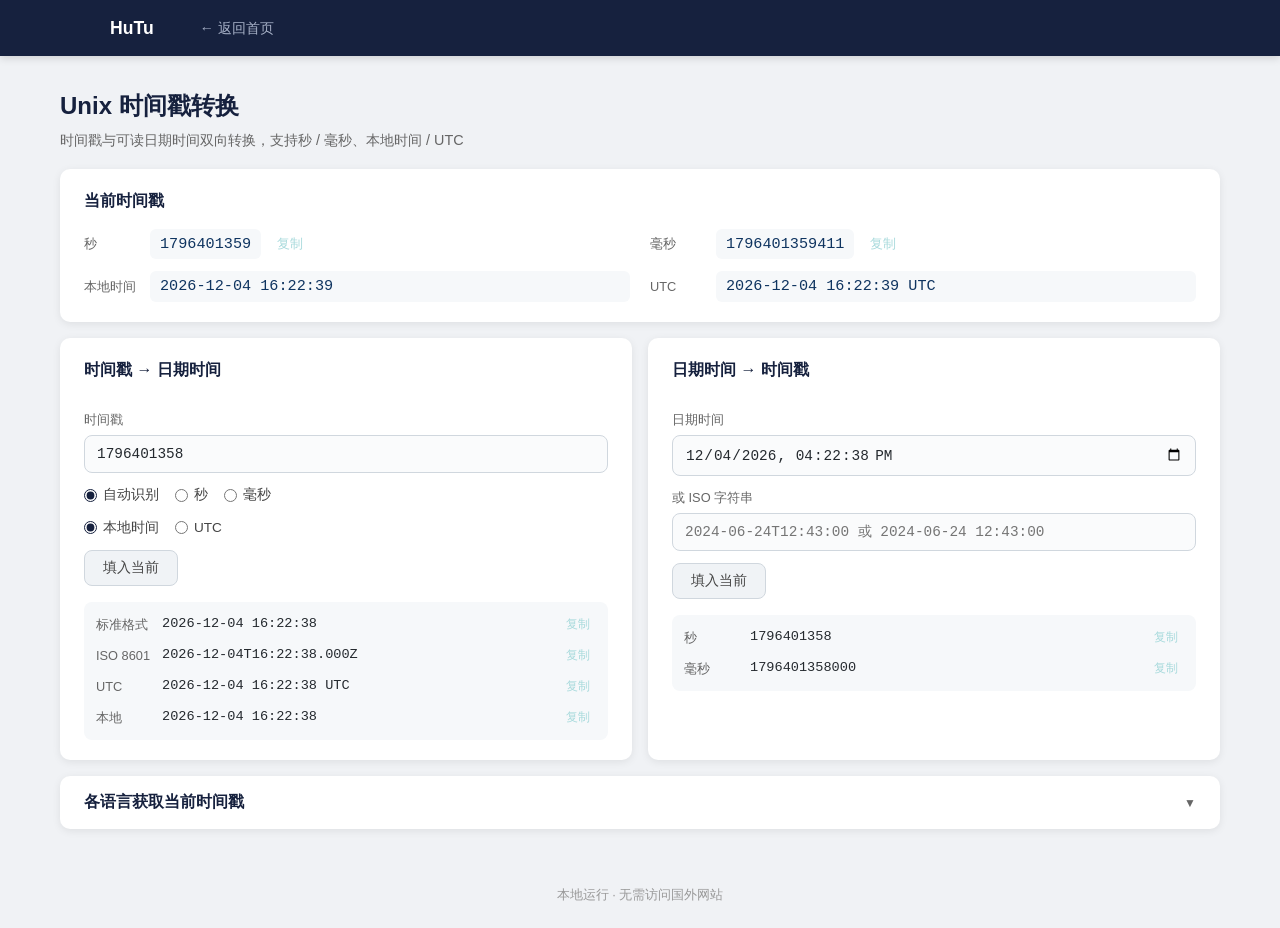
<file: tools/timestamp/index.html>
<!DOCTYPE html>
<html lang="zh-CN">
<head>
  <meta charset="UTF-8">
  <meta name="viewport" content="width=device-width, initial-scale=1.0">
  <link rel="icon" href="/static/favicon.svg" type="image/svg+xml">
  <link rel="icon" href="/static/favicon-32.png" type="image/png" sizes="32x32">
  <link rel="apple-touch-icon" href="/static/apple-touch-icon.png">
  <title>时间戳转换 · HuTu</title>
  <link rel="stylesheet" href="/static/css/common.css">
  <link rel="stylesheet" href="/static/css/tool.css">
  <link rel="stylesheet" href="/static/css/timestamp.css">
</head>
<body>
  <header class="site-header">
    <div class="header-inner">
      <a class="site-logo" href="/">HuTu</a>
      <nav class="site-nav">
        <a class="nav-item" href="/">← 返回首页</a>
      </nav>
    </div>
  </header>

  <main class="container container-wide">
    <div class="tool-header">
      <h1>Unix 时间戳转换</h1>
      <p class="subtitle">时间戳与可读日期时间双向转换，支持秒 / 毫秒、本地时间 / UTC</p>
    </div>

    <section class="ts-now card">
      <h2 class="ts-section-title">当前时间戳</h2>
      <div class="ts-now-grid">
        <div class="ts-now-item">
          <span class="ts-label">秒</span>
          <code class="ts-value" id="now-seconds">—</code>
          <button type="button" class="btn-link ts-copy" data-copy="now-seconds">复制</button>
        </div>
        <div class="ts-now-item">
          <span class="ts-label">毫秒</span>
          <code class="ts-value" id="now-millis">—</code>
          <button type="button" class="btn-link ts-copy" data-copy="now-millis">复制</button>
        </div>
        <div class="ts-now-item">
          <span class="ts-label">本地时间</span>
          <code class="ts-value ts-value-wide" id="now-local">—</code>
        </div>
        <div class="ts-now-item">
          <span class="ts-label">UTC</span>
          <code class="ts-value ts-value-wide" id="now-utc">—</code>
        </div>
      </div>
    </section>

    <div class="ts-convert-panels">
      <section class="card ts-panel">
        <h2 class="ts-section-title">时间戳 → 日期时间</h2>
        <div class="ts-field">
          <label for="ts-input">时间戳</label>
          <input type="text" id="ts-input" class="ts-input" placeholder="例如 1719234780 或 1719234780123" spellcheck="false">
        </div>
        <div class="ts-options">
          <label class="ts-radio">
            <input type="radio" name="ts-unit" value="auto" checked>
            自动识别
          </label>
          <label class="ts-radio">
            <input type="radio" name="ts-unit" value="s">
            秒
          </label>
          <label class="ts-radio">
            <input type="radio" name="ts-unit" value="ms">
            毫秒
          </label>
        </div>
        <div class="ts-options">
          <label class="ts-radio">
            <input type="radio" name="ts-tz" value="local" checked>
            本地时间
          </label>
          <label class="ts-radio">
            <input type="radio" name="ts-tz" value="utc">
            UTC
          </label>
        </div>
        <div class="ts-actions">
          <button type="button" class="btn-secondary" id="ts-use-now">填入当前</button>
        </div>
        <div class="ts-result" id="ts-to-date-result" hidden>
          <div class="ts-result-row">
            <span class="ts-label">标准格式</span>
            <code id="ts-out-standard"></code>
            <button type="button" class="btn-link ts-copy-inline" data-target="ts-out-standard">复制</button>
          </div>
          <div class="ts-result-row">
            <span class="ts-label">ISO 8601</span>
            <code id="ts-out-iso"></code>
            <button type="button" class="btn-link ts-copy-inline" data-target="ts-out-iso">复制</button>
          </div>
          <div class="ts-result-row">
            <span class="ts-label">UTC</span>
            <code id="ts-out-utc"></code>
            <button type="button" class="btn-link ts-copy-inline" data-target="ts-out-utc">复制</button>
          </div>
          <div class="ts-result-row">
            <span class="ts-label">本地</span>
            <code id="ts-out-local"></code>
            <button type="button" class="btn-link ts-copy-inline" data-target="ts-out-local">复制</button>
          </div>
        </div>
        <p class="ts-error" id="ts-to-date-error" hidden></p>
      </section>

      <section class="card ts-panel">
        <h2 class="ts-section-title">日期时间 → 时间戳</h2>
        <div class="ts-field">
          <label for="dt-input">日期时间</label>
          <input type="datetime-local" id="dt-input" class="ts-input">
        </div>
        <div class="ts-field">
          <label for="dt-iso-input">或 ISO 字符串</label>
          <input type="text" id="dt-iso-input" class="ts-input" placeholder="2024-06-24T12:43:00 或 2024-06-24 12:43:00" spellcheck="false">
        </div>
        <div class="ts-actions">
          <button type="button" class="btn-secondary" id="dt-use-now">填入当前</button>
        </div>
        <div class="ts-result" id="date-to-ts-result" hidden>
          <div class="ts-result-row">
            <span class="ts-label">秒</span>
            <code id="dt-out-seconds"></code>
            <button type="button" class="btn-link ts-copy-inline" data-target="dt-out-seconds">复制</button>
          </div>
          <div class="ts-result-row">
            <span class="ts-label">毫秒</span>
            <code id="dt-out-millis"></code>
            <button type="button" class="btn-link ts-copy-inline" data-target="dt-out-millis">复制</button>
          </div>
        </div>
        <p class="ts-error" id="date-to-ts-error" hidden></p>
      </section>
    </div>

    <section class="card ts-snippet-section">
      <button type="button" class="ts-snippet-toggle" id="snippet-toggle" aria-expanded="false">
        <span>各语言获取当前时间戳</span>
        <span class="ts-snippet-chevron" aria-hidden="true">▼</span>
      </button>
      <div class="ts-snippet-body" id="snippet-body" hidden>
        <table class="ts-snippet-table">
          <thead>
            <tr>
              <th>语言</th>
              <th>代码</th>
            </tr>
          </thead>
          <tbody id="snippet-tbody"></tbody>
        </table>
      </div>
    </section>
  </main>

  <footer class="site-footer">
    <p>本地运行 · 无需访问国外网站</p>
  </footer>

  <button type="button" class="back-to-top" id="back-to-top" title="回到顶部" aria-label="回到顶部" hidden>↑</button>

  <script src="/static/js/timestamp.js"></script>
</body>
</html>
</file>
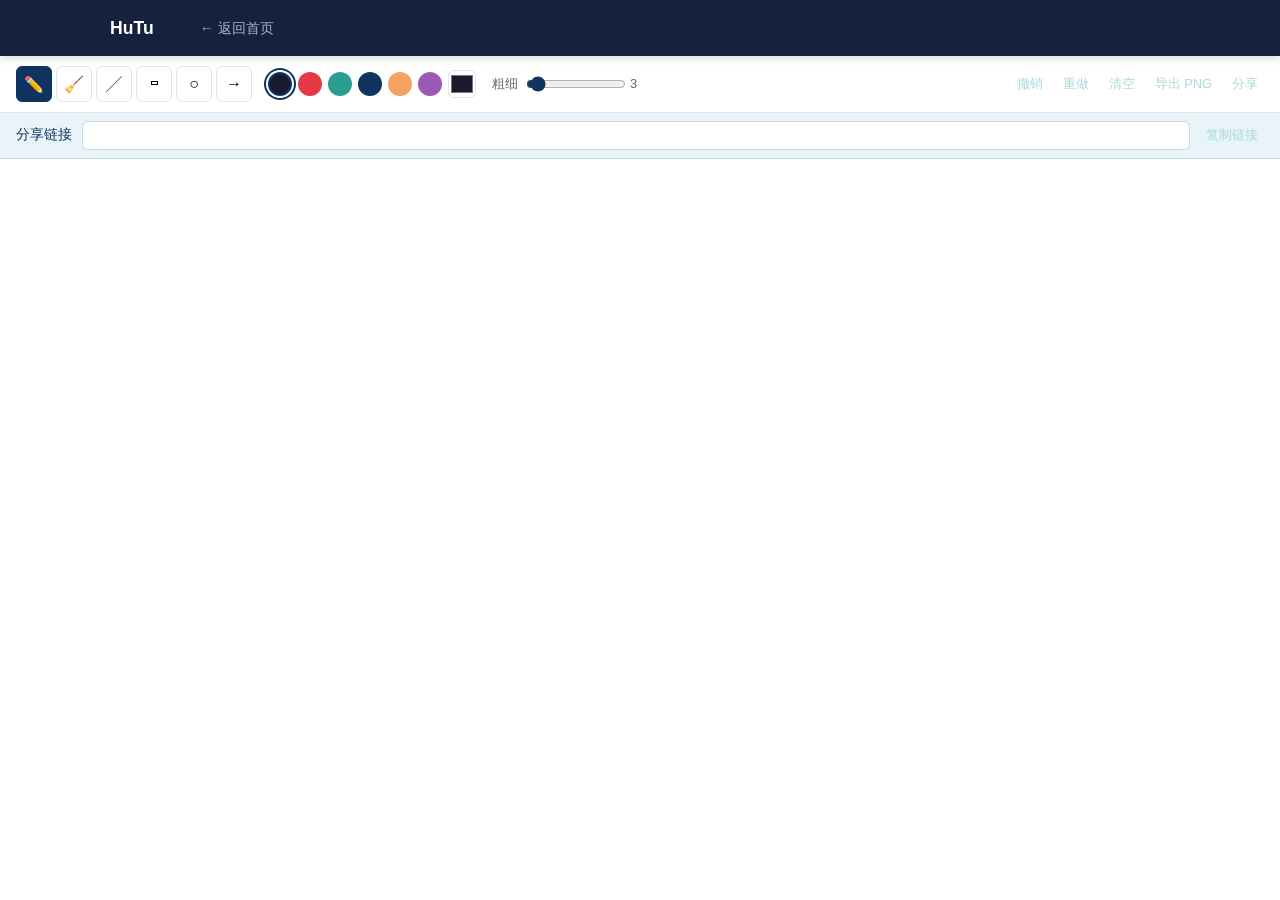
<file: tools/whiteboard/index.html>
<!DOCTYPE html>
<html lang="zh-CN">
<head>
  <meta charset="UTF-8">
  <meta name="viewport" content="width=device-width, initial-scale=1.0">
  <link rel="icon" href="/static/favicon.svg" type="image/svg+xml">
  <link rel="icon" href="/static/favicon-32.png" type="image/png" sizes="32x32">
  <link rel="apple-touch-icon" href="/static/apple-touch-icon.png">
  <title>白板 · HuTu</title>
  <link rel="stylesheet" href="/static/css/common.css">
  <link rel="stylesheet" href="/static/css/tool.css">
  <link rel="stylesheet" href="/static/css/whiteboard.css">
</head>
<body class="whiteboard-body">
  <header class="site-header">
    <div class="header-inner">
      <a class="site-logo" href="/">HuTu</a>
      <nav class="site-nav">
        <a class="nav-item" href="/">← 返回首页</a>
      </nav>
    </div>
  </header>

  <main class="whiteboard-main">
    <div class="whiteboard-toolbar" id="toolbar">
      <div class="wb-tool-group" role="group" aria-label="绘图工具">
        <button type="button" class="wb-tool active" data-tool="pen" title="画笔">✏️</button>
        <button type="button" class="wb-tool" data-tool="eraser" title="橡皮擦">🧹</button>
        <button type="button" class="wb-tool" data-tool="line" title="直线">╱</button>
        <button type="button" class="wb-tool" data-tool="rect" title="矩形">▭</button>
        <button type="button" class="wb-tool" data-tool="ellipse" title="椭圆">○</button>
        <button type="button" class="wb-tool" data-tool="arrow" title="箭头">→</button>
      </div>

      <div class="wb-tool-group wb-colors" role="group" aria-label="颜色">
        <button type="button" class="wb-color active" data-color="#1a1a2e" style="--c:#1a1a2e" title="黑色"></button>
        <button type="button" class="wb-color" data-color="#e63946" style="--c:#e63946" title="红色"></button>
        <button type="button" class="wb-color" data-color="#2a9d8f" style="--c:#2a9d8f" title="绿色"></button>
        <button type="button" class="wb-color" data-color="#0f3460" style="--c:#0f3460" title="蓝色"></button>
        <button type="button" class="wb-color" data-color="#f4a261" style="--c:#f4a261" title="橙色"></button>
        <button type="button" class="wb-color" data-color="#9b59b6" style="--c:#9b59b6" title="紫色"></button>
        <input type="color" class="wb-color-picker" id="color-picker" value="#1a1a2e" title="自定义颜色">
      </div>

      <div class="wb-tool-group wb-size-group">
        <label for="brush-size">粗细</label>
        <input type="range" id="brush-size" min="1" max="40" value="3">
        <span class="wb-size-val" id="brush-size-val">3</span>
      </div>

      <div class="wb-tool-group wb-actions">
        <button type="button" class="btn-link" id="undo-btn" title="撤销">撤销</button>
        <button type="button" class="btn-link" id="redo-btn" title="重做">重做</button>
        <button type="button" class="btn-link" id="clear-btn" title="清空画布">清空</button>
        <button type="button" class="btn-link" id="export-btn" title="导出 PNG">导出 PNG</button>
        <button type="button" class="btn-link" id="share-btn" title="生成分享链接">分享</button>
      </div>
    </div>

    <div class="wb-share-bar" id="wb-share-bar" hidden>
      <span class="wb-share-label">分享链接</span>
      <input type="text" class="wb-share-url" id="wb-share-url" readonly spellcheck="false">
      <button type="button" class="btn-link" id="copy-share-url">复制链接</button>
      <span class="wb-share-status" id="wb-share-status" hidden>已自动保存</span>
    </div>

    <div class="whiteboard-canvas-wrap" id="canvas-wrap">
      <canvas id="whiteboard-canvas"></canvas>
    </div>
  </main>

  <script src="/static/js/whiteboard.js"></script>
</body>
</html>
</file>
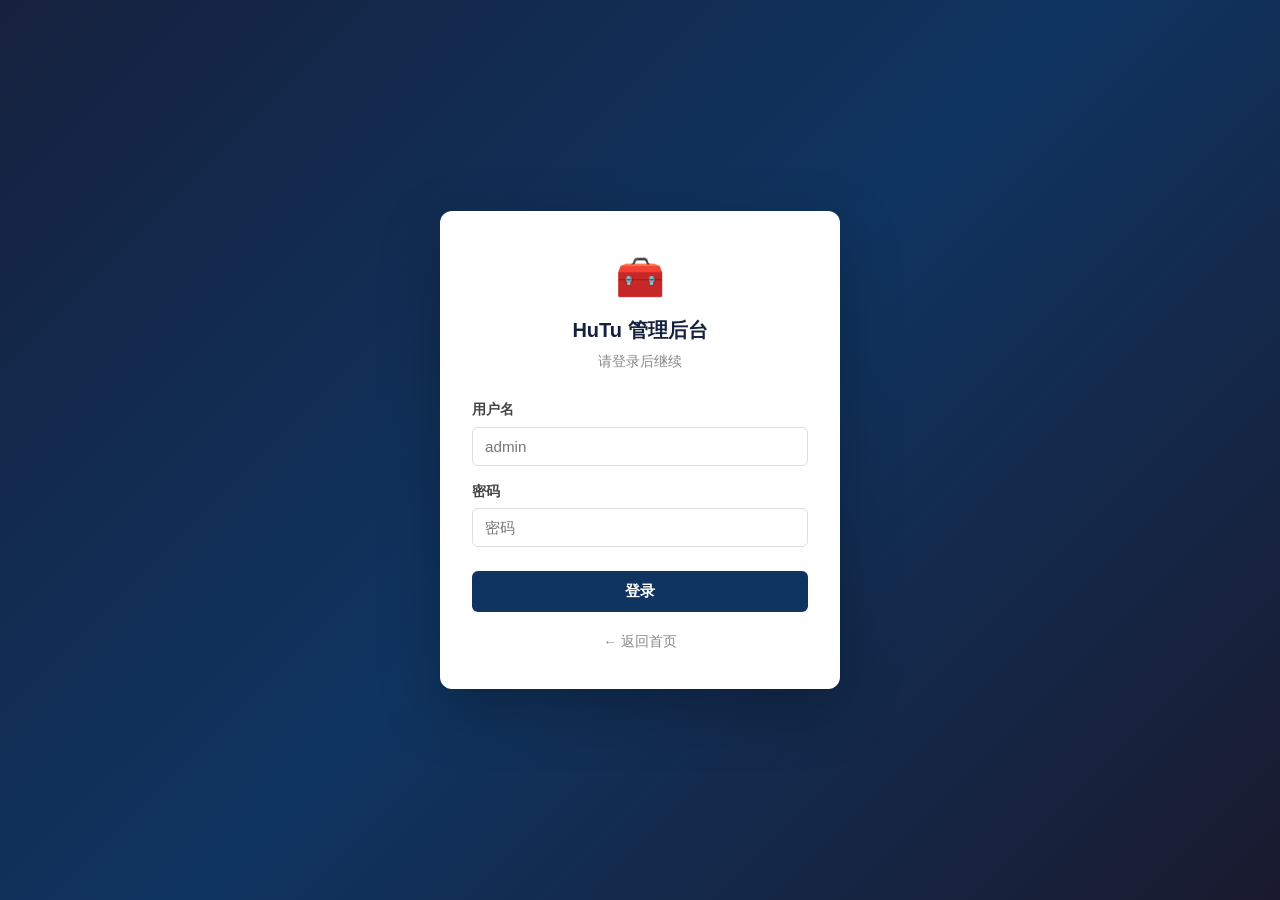
<file: admin/login.html>
<!DOCTYPE html>
<html lang="zh-CN">
<head>
  <meta charset="UTF-8">
  <meta name="viewport" content="width=device-width, initial-scale=1.0">
  <link rel="icon" href="/static/favicon.svg" type="image/svg+xml">
  <link rel="icon" href="/static/favicon-32.png" type="image/png" sizes="32x32">
  <link rel="apple-touch-icon" href="/static/apple-touch-icon.png">
  <title>登录 · HuTu 管理后台</title>
  <link rel="stylesheet" href="/static/css/common.css">
  <link rel="stylesheet" href="/static/css/login.css">
</head>
<body>
  <div class="login-page">
    <div class="login-card">
      <div class="login-brand">
        <span class="login-logo">🧰</span>
        <h1>HuTu 管理后台</h1>
        <p>请登录后继续</p>
      </div>

      <form id="login-form" class="login-form">
        <div class="form-row">
          <label for="username">用户名</label>
          <input type="text" id="username" name="username" required autocomplete="username" placeholder="admin">
        </div>
        <div class="form-row">
          <label for="password">密码</label>
          <input type="password" id="password" name="password" required autocomplete="current-password" placeholder="密码">
        </div>
        <div id="login-error" class="login-error" hidden></div>
        <button type="submit" class="btn-primary btn-block">登录</button>
      </form>

      <a class="login-back" href="/">← 返回首页</a>
    </div>
  </div>

  <script src="/static/js/login.js"></script>
</body>
</html>
</file>
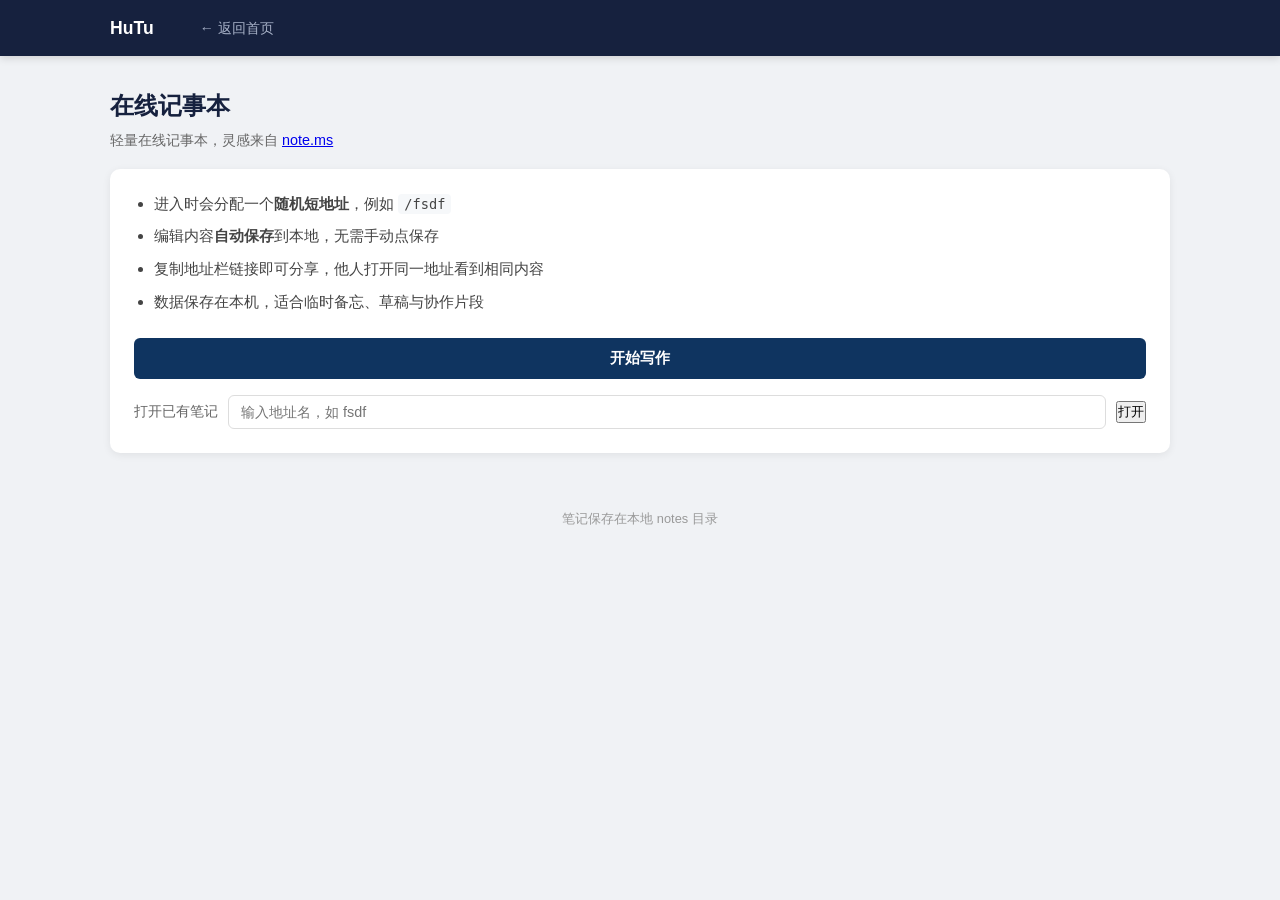
<file: tools/online-editor/editor.html>
<!DOCTYPE html>
<html lang="zh-CN">
<head>
  <meta charset="UTF-8">
  <meta name="viewport" content="width=device-width, initial-scale=1.0">
  <link rel="icon" href="/static/favicon.svg" type="image/svg+xml">
  <link rel="icon" href="/static/favicon-32.png" type="image/png" sizes="32x32">
  <link rel="apple-touch-icon" href="/static/apple-touch-icon.png">
  <title>笔记 · HuTu</title>
  <link rel="stylesheet" href="/static/css/note-editor.css">
</head>
<body class="note-editor-body">
  <header class="note-editor-bar">
    <a class="note-editor-logo" href="/">HuTu</a>
    <span class="note-editor-path" id="note-path"></span>
    <div class="note-editor-actions">
      <button type="button" class="note-btn" id="copy-link">复制链接</button>
      <a class="note-btn" href="/tools/online-editor/">新建</a>
      <span class="note-save-status" id="save-status"></span>
    </div>
  </header>

  <textarea id="note-content" class="note-editor-textarea" spellcheck="false"
            placeholder="开始输入…"></textarea>

  <script src="/static/js/note-editor.js?v=3"></script>
</body>
</html>
</file>
<file: static/css/common.css>
* {
  box-sizing: border-box;
  margin: 0;
  padding: 0;
}

body {
  font-family: -apple-system, BlinkMacSystemFont, "Segoe UI", Roboto, "Helvetica Neue", Arial, sans-serif;
  background: #f0f2f5;
  color: #1a1a2e;
  min-height: 100vh;
  line-height: 1.5;
}

/* ── Nav header ── */
.site-header {
  background: #16213e;
  color: #fff;
  position: sticky;
  top: 0;
  z-index: 100;
  box-shadow: 0 2px 8px rgba(0, 0, 0, 0.15);
}

.header-inner {
  max-width: 1100px;
  margin: 0 auto;
  padding: 0 20px;
  display: flex;
  align-items: center;
  gap: 32px;
  height: 56px;
}

.site-logo {
  font-size: 1.1rem;
  font-weight: 700;
  color: #fff;
  text-decoration: none;
  white-space: nowrap;
}

.site-logo:hover {
  color: #a8dadc;
}

.site-nav {
  display: flex;
  gap: 4px;
  flex: 1;
  overflow-x: auto;
}

.nav-item {
  padding: 6px 14px;
  border-radius: 6px;
  font-size: 0.875rem;
  color: #a8b2c8;
  text-decoration: none;
  cursor: pointer;
  border: none;
  background: none;
  white-space: nowrap;
  transition: background 0.15s, color 0.15s;
}

.nav-item:hover {
  color: #fff;
  background: rgba(255, 255, 255, 0.08);
}

.nav-item.active {
  color: #fff;
  background: #0f3460;
}

.admin-link {
  text-decoration: none;
  flex-shrink: 0;
}

.nav-user {
  color: #a8dadc;
  font-size: 0.8rem;
}

/* ── Layout ── */
.container {
  max-width: 1100px;
  margin: 0 auto;
  padding: 32px 20px;
}

.page-title {
  font-size: 1.5rem;
  font-weight: 700;
  color: #16213e;
  margin-bottom: 6px;
}

.page-subtitle {
  color: #666;
  font-size: 0.9rem;
  margin-bottom: 24px;
}

/* ── Tool cards ── */
.card-grid {
  display: grid;
  grid-template-columns: repeat(auto-fill, minmax(260px, 1fr));
  gap: 16px;
}

.tool-card-wrap {
  position: relative;
  height: 168px;
  z-index: 1;
}

.tool-card-wrap:hover {
  z-index: 5;
}

.tool-card-wrap.is-dragging {
  opacity: 0.45;
}

.tool-card-wrap.is-drag-over .tool-card {
  border-color: #0f3460;
  box-shadow: 0 0 0 2px rgba(15, 52, 96, 0.2);
}

.tool-card-wrap.is-pinned .tool-card {
  border-color: #a8dadc;
  background: linear-gradient(180deg, #f4fafc 0%, #fff 48%);
}

.tool-card-drag {
  position: absolute;
  top: 10px;
  left: 10px;
  z-index: 2;
  width: 28px;
  height: 28px;
  border: none;
  border-radius: 6px;
  background: rgba(255, 255, 255, 0.92);
  color: #8b949e;
  cursor: grab;
  display: flex;
  align-items: center;
  justify-content: center;
  box-shadow: 0 1px 4px rgba(0, 0, 0, 0.08);
  transition: color 0.15s, background 0.15s;
}

.tool-card-drag:hover {
  color: #0f3460;
  background: #e8f4f8;
}

.tool-card-drag:active {
  cursor: grabbing;
}

.tool-card-pin {
  position: absolute;
  top: 10px;
  right: 10px;
  z-index: 2;
  width: 32px;
  height: 32px;
  border: none;
  border-radius: 8px;
  background: rgba(255, 255, 255, 0.92);
  color: #8b949e;
  cursor: pointer;
  display: flex;
  align-items: center;
  justify-content: center;
  box-shadow: 0 1px 4px rgba(0, 0, 0, 0.08);
  transition: color 0.15s, background 0.15s, transform 0.15s;
}

.tool-card-pin:hover {
  color: #0f3460;
  background: #e8f4f8;
  transform: scale(1.05);
}

.tool-card-pin.pinned {
  color: #0f3460;
  background: #e8f4f8;
}

.tool-card-pin-icon {
  fill: currentColor;
}

.tool-card {
  background: #fff;
  border-radius: 10px;
  padding: 20px;
  padding-left: 36px;
  box-shadow: 0 2px 8px rgba(0, 0, 0, 0.07);
  text-decoration: none;
  color: inherit;
  display: flex;
  flex-direction: column;
  gap: 8px;
  height: 100%;
  min-height: 0;
  transition: transform 0.15s, box-shadow 0.15s;
  border: 1px solid transparent;
  box-sizing: border-box;
}

.tool-card:hover {
  transform: translateY(-2px);
  box-shadow: 0 6px 20px rgba(0, 0, 0, 0.1);
  border-color: #a8dadc;
}

.tool-card-icon {
  width: 40px;
  height: 40px;
  background: #e8f4f8;
  border-radius: 8px;
  display: flex;
  align-items: center;
  justify-content: center;
  font-size: 1.1rem;
  font-weight: 700;
  color: #0f3460;
  font-family: "SF Mono", "Fira Code", "Consolas", monospace;
}

.tool-card-name {
  font-size: 1rem;
  font-weight: 600;
  color: #16213e;
  flex-shrink: 0;
}

.tool-card-desc-wrap {
  position: relative;
  flex: 1;
  min-height: 0;
}

.tool-card-desc {
  font-size: 0.85rem;
  color: #666;
  line-height: 1.5;
  overflow: hidden;
  display: -webkit-box;
  -webkit-box-orient: vertical;
  -webkit-line-clamp: 1;
  line-clamp: 1;
}

.tool-card-desc-tooltip {
  position: absolute;
  left: 0;
  bottom: calc(100% + 6px);
  z-index: 30;
  min-width: 100%;
  max-width: 280px;
  padding: 8px 10px;
  background: #16213e;
  color: #e8f4f8;
  font-size: 0.8rem;
  line-height: 1.5;
  border-radius: 6px;
  box-shadow: 0 4px 16px rgba(0, 0, 0, 0.18);
  pointer-events: none;
  opacity: 0;
  visibility: hidden;
  transition: opacity 0.15s, visibility 0.15s;
  word-wrap: break-word;
}

.tool-card-desc-wrap:not(.no-tooltip):hover .tool-card-desc-tooltip {
  opacity: 1;
  visibility: visible;
}

.tool-card-tag {
  font-size: 0.75rem;
  color: #0f3460;
  background: #e8f4f8;
  padding: 2px 8px;
  border-radius: 4px;
  align-self: flex-start;
  flex-shrink: 0;
}

.empty-state {
  text-align: center;
  padding: 48px 20px;
  color: #999;
  font-size: 0.9rem;
}

.site-footer {
  text-align: center;
  color: #999;
  font-size: 0.8rem;
  padding: 24px 20px;
}

/* ── Shared buttons ── */
.btn-primary {
  background: #0f3460;
  color: #fff;
  border: none;
  padding: 10px 28px;
  border-radius: 6px;
  font-size: 0.95rem;
  font-weight: 600;
  cursor: pointer;
  transition: background 0.15s;
}

.btn-primary:hover {
  background: #16213e;
}

.btn-link {
  background: none;
  border: none;
  color: #a8dadc;
  cursor: pointer;
  font-size: 0.8rem;
  padding: 2px 6px;
}

.btn-link:hover {
  color: #fff;
}

.error {
  margin-top: 16px;
  padding: 12px 16px;
  background: #fff5f5;
  border: 1px solid #feb2b2;
  border-radius: 6px;
  color: #c53030;
  font-size: 0.875rem;
}
</file>
<file: static/css/tool.css>
.tool-header {
  margin-bottom: 17px;
}

.tool-header h1 {
  font-size: 1.5rem;
  font-weight: 700;
  color: #16213e;
}

.tool-header .subtitle {
  margin-top: 6px;
  color: #666;
  font-size: 0.9rem;
}

.panels {
  display: grid;
  grid-template-columns: 1fr 1fr;
  gap: 16px;
}

.container-wide {
  max-width: 1200px;
}

.json-viewer-panel {
  max-width: 100%;
}

.panel-json-standalone {
  min-height: 480px;
}

.panel-json-standalone .panel-json-editor {
  min-height: 440px;
}

.panel-json-standalone .json-viewer-rv.response-viewer-wrap {
  min-height: 440px;
  max-height: none;
  flex: 1;
}

.panel-json-standalone .json-viewer-rv .response-viewer,
.panel-json-standalone .json-viewer-rv .response-viewer-empty {
  min-height: 440px;
}

.panel-json-standalone .json-viewer-rv .response-viewer-scroll {
  max-height: none;
  min-height: 440px;
}

.panel-json-standalone .line-editor {
  min-height: 440px;
}

.panel-json-standalone .line-editor-input {
  min-height: 440px;
}

.panel-header-actions {
  display: flex;
  align-items: center;
  gap: 12px;
}

.panel-json .panel-viewer-wrap {
  border: none;
  border-radius: 0;
  min-height: 360px;
  max-height: none;
}

.panel-json-editor {
  display: flex;
  flex-direction: column;
  flex: 1;
  padding: 0;
  overflow: hidden;
  min-height: 360px;
}

.panel-json-editor .line-editor {
  flex: 1;
  min-height: 360px;
}

.rv-viewer-helper {
  position: fixed;
  left: -9999px;
  width: 1px;
  height: 1px;
  overflow: hidden;
  opacity: 0;
  pointer-events: none;
}

@media (max-width: 768px) {
  .panels {
    grid-template-columns: 1fr;
  }
}

.panel {
  background: #fff;
  border-radius: 10px;
  box-shadow: 0 2px 8px rgba(0, 0, 0, 0.08);
  overflow: hidden;
  display: flex;
  flex-direction: column;
}

.line-editor {
  display: flex;
  flex: 1;
  min-height: 360px;
  overflow: hidden;
}

.line-editor-gutter {
  flex-shrink: 0;
  min-width: 44px;
  overflow: hidden;
  background: #f0f3f6;
  border-right: 1px solid #e8e8e8;
  user-select: none;
}

.line-editor-lines {
  padding: 14px 12px 14px 8px;
  font-family: "SF Mono", "Fira Code", "Consolas", ui-monospace, monospace;
  font-size: 13px;
  line-height: 1.6;
  color: #8b949e;
  text-align: right;
  white-space: pre;
}

.line-editor-input {
  flex: 1;
  min-width: 0;
  min-height: 360px;
  width: 100%;
  padding: 14px;
  border: none;
  resize: vertical;
  font-family: "SF Mono", "Fira Code", "Consolas", ui-monospace, monospace;
  font-size: 13px;
  line-height: 1.6;
  box-sizing: border-box;
}

.line-editor-dark .line-editor-gutter {
  background: #252526;
  border-right-color: #333;
}

.line-editor-dark .line-editor-lines {
  color: #858585;
}

.line-editor-dark .line-editor-input {
  background: #1e1e1e;
  color: #d4d4d4;
}

.line-editor-dark .line-editor-input::placeholder {
  color: #858585;
}

.line-editor-dark .line-editor-input:focus {
  outline: none;
  background: #1e1e1e;
}

.line-editor:not(.line-editor-dark) .line-editor-input {
  background: #fafbfc;
  color: #24292e;
}

.line-editor:not(.line-editor-dark) .line-editor-input:focus {
  outline: none;
  background: #fff;
}

.panel-header {
  display: flex;
  justify-content: space-between;
  align-items: center;
  padding: 10px 14px;
  background: #16213e;
  color: #fff;
  font-size: 0.875rem;
  font-weight: 600;
}

textarea {
  width: 100%;
  min-height: 360px;
  padding: 14px;
  border: none;
  resize: vertical;
  font-family: "SF Mono", "Fira Code", "Consolas", monospace;
  font-size: 13px;
  line-height: 1.6;
  background: #fafbfc;
  color: #24292e;
  box-sizing: border-box;
}

textarea.line-editor-input,
.line-editor textarea {
  min-height: 360px;
}

textarea:focus {
  outline: none;
  background: #fff;
}

.output-area {
  background: #f6f8fa;
}

.actions {
  display: flex;
  align-items: center;
  gap: 20px;
  margin-top: 20px;
}

.checkbox {
  display: flex;
  align-items: center;
  gap: 6px;
  font-size: 0.875rem;
  color: #555;
  cursor: pointer;
}

.back-to-top {
  position: fixed;
  right: 24px;
  bottom: 32px;
  z-index: 9000;
  width: 44px;
  height: 44px;
  border: none;
  border-radius: 50%;
  background: #16213e;
  color: #fff;
  font-size: 18px;
  line-height: 1;
  cursor: pointer;
  box-shadow: 0 4px 14px rgba(22, 33, 62, 0.35);
  transition: opacity 0.2s, transform 0.2s, background 0.15s;
}

.back-to-top[hidden] {
  display: none !important;
}

.back-to-top:hover {
  background: #0f3460;
  transform: translateY(-2px);
}

.back-to-top:active {
  transform: translateY(0);
}

body.rv-expand-open .back-to-top {
  display: none !important;
}
</file>
<file: static/css/response-viewer.css>
.response-viewer-wrap {
  border: 1px solid #2d2d2d;
  border-radius: 6px;
  background: #1e1e1e;
  min-height: 280px;
  max-height: 560px;
  overflow: hidden;
}

.response-viewer {
  min-height: 280px;
  font-family: ui-monospace, SFMono-Regular, Menlo, Monaco, Consolas, 'Courier New', monospace;
  font-size: 13px;
  line-height: 1.5;
}

.response-viewer-empty {
  min-height: 280px;
  display: flex;
  align-items: center;
  justify-content: center;
  color: #858585;
  font-size: 0.875rem;
  font-family: -apple-system, BlinkMacSystemFont, 'Segoe UI', Roboto, sans-serif;
}

.response-viewer-empty[hidden] {
  display: none !important;
}

.response-viewer-scroll {
  max-height: 560px;
  overflow: auto;
}

.response-viewer-scroll[hidden] {
  display: none !important;
}

.response-viewer-lines {
  padding: 8px 0;
}

.rv-line {
  display: flex;
  align-items: flex-start;
  min-height: 20px;
  white-space: pre;
}

.rv-line:hover {
  background: rgba(255, 255, 255, 0.04);
}

.rv-fold,
.rv-fold-spacer {
  flex-shrink: 0;
  width: 20px;
  height: 20px;
  margin-left: 4px;
}

.rv-fold {
  border: none;
  background: transparent;
  cursor: pointer;
  position: relative;
  padding: 0;
}

.rv-fold::before {
  content: '';
  display: block;
  width: 0;
  height: 0;
  margin: 6px auto 0;
  border-top: 5px solid transparent;
  border-bottom: 5px solid transparent;
  border-left: 6px solid #858585;
  transition: transform 0.12s ease;
}

.rv-fold:not(.collapsed)::before {
  transform: rotate(90deg);
  margin-top: 7px;
}

.rv-fold:hover::before {
  border-left-color: #ccc;
}

.rv-ln {
  flex-shrink: 0;
  width: 40px;
  padding-right: 12px;
  text-align: right;
  color: #858585;
  user-select: none;
  border-right: 1px solid #333;
  margin-right: 12px;
}

.rv-code {
  flex: 1;
  color: #d4d4d4;
  padding-right: 12px;
  white-space: pre;
}

.rv-key {
  color: #9cdcfe;
}

.rv-string {
  color: #ce9178;
}

.rv-number {
  color: #b5cea8;
}

.rv-bool {
  color: #569cd6;
}

.rv-null {
  color: #569cd6;
}

.rv-punct {
  color: #d4d4d4;
}

.panel .panel-viewer-wrap {
  border: none;
  border-radius: 0;
  min-height: 360px;
  max-height: none;
}

.panel .panel-viewer-wrap .response-viewer {
  min-height: 360px;
}

.panel .panel-viewer-wrap .response-viewer-empty {
  min-height: 360px;
}

.panel .panel-viewer-wrap .response-viewer-scroll {
  max-height: 560px;
}

.rv-toolbar {
  display: flex;
  align-items: center;
  justify-content: flex-end;
  padding: 4px 8px;
  background: #252526;
  border-bottom: 1px solid #333;
}

.rv-toolbar[hidden] {
  display: none !important;
}

.rv-expand-btn {
  border: 1px solid #3c3c3c;
  border-radius: 4px;
  background: #2d2d2d;
  color: #ccc;
  font-size: 12px;
  line-height: 1;
  cursor: pointer;
  padding: 4px 10px;
  font-family: -apple-system, BlinkMacSystemFont, 'Segoe UI', Roboto, sans-serif;
}

.rv-expand-btn:hover {
  background: #3c3c3c;
  color: #fff;
}

.rv-expand-modal {
  position: fixed;
  inset: 0;
  z-index: 10000;
  display: flex;
  align-items: center;
  justify-content: center;
  padding: 20px;
  box-sizing: border-box;
}

.rv-expand-modal[hidden] {
  display: none !important;
}

body.rv-expand-open {
  overflow: hidden;
}

.rv-expand-backdrop {
  position: absolute;
  inset: 0;
  background: rgba(0, 0, 0, 0.55);
}

.rv-expand-panel {
  position: relative;
  width: min(96vw, 1400px);
  height: min(92vh, 920px);
  background: #1e1e1e;
  border-radius: 10px;
  box-shadow: 0 12px 48px rgba(0, 0, 0, 0.4);
  display: flex;
  flex-direction: column;
  overflow: hidden;
  outline: none;
}

.rv-expand-header {
  display: flex;
  align-items: center;
  justify-content: space-between;
  gap: 12px;
  padding: 10px 14px;
  background: #252526;
  border-bottom: 1px solid #333;
  flex-shrink: 0;
}

.rv-expand-actions {
  display: flex;
  align-items: center;
  gap: 8px;
}

.rv-expand-action {
  border: 1px solid #3c3c3c;
  border-radius: 4px;
  background: #2d2d2d;
  color: #ccc;
  font-size: 12px;
  line-height: 1;
  cursor: pointer;
  padding: 6px 12px;
  font-family: -apple-system, BlinkMacSystemFont, 'Segoe UI', Roboto, sans-serif;
}

.rv-expand-action:hover {
  background: #3c3c3c;
  color: #fff;
}

.rv-expand-replace-bar {
  display: flex;
  align-items: center;
  gap: 8px;
  padding: 8px 14px;
  background: #2d2d2d;
  border-bottom: 1px solid #333;
  flex-shrink: 0;
}

.rv-replace-input {
  flex: 1;
  min-width: 0;
  border: 1px solid #3c3c3c;
  border-radius: 4px;
  background: #1e1e1e;
  color: #d4d4d4;
  font-size: 12px;
  padding: 6px 8px;
  font-family: -apple-system, BlinkMacSystemFont, 'Segoe UI', Roboto, sans-serif;
}

.rv-replace-input:focus {
  outline: none;
  border-color: #0f3460;
}

.rv-expand-title {
  color: #ccc;
  font-size: 14px;
  font-weight: 600;
  font-family: -apple-system, BlinkMacSystemFont, 'Segoe UI', Roboto, sans-serif;
}

.rv-expand-close {
  width: 30px;
  height: 30px;
  border: 1px solid #3c3c3c;
  border-radius: 4px;
  background: #2d2d2d;
  color: #ccc;
  font-size: 18px;
  line-height: 1;
  cursor: pointer;
  padding: 0;
}

.rv-expand-close:hover {
  background: #3c3c3c;
  color: #fff;
}

.rv-expand-body {
  flex: 1;
  min-height: 0;
  display: flex;
}

.rv-expand-viewer {
  flex: 1;
  min-height: 0;
  max-height: none !important;
  border: none !important;
  border-radius: 0 !important;
  display: flex;
  flex-direction: column;
}

.rv-expand-viewer .response-viewer {
  flex: 1;
  min-height: 0;
  display: flex;
  flex-direction: column;
}

.rv-expand-viewer .response-viewer-scroll {
  flex: 1;
  max-height: none !important;
  min-height: 0;
}

.rv-search-bar {
  display: flex;
  align-items: center;
  gap: 6px;
  padding: 6px 8px;
  background: #252526;
  border-bottom: 1px solid #333;
  flex-wrap: wrap;
}

.rv-search-bar .rv-replace-with-input {
  flex: 1;
  min-width: 100px;
  max-width: 200px;
  border: 1px solid #3c3c3c;
  border-radius: 4px;
  background: #1e1e1e;
  color: #d4d4d4;
  font-size: 12px;
  padding: 5px 8px;
  font-family: -apple-system, BlinkMacSystemFont, 'Segoe UI', Roboto, sans-serif;
}

.rv-search-bar .rv-replace-with-input:focus {
  outline: none;
  border-color: #0f3460;
}

.rv-replace-btn {
  border: 1px solid #3c3c3c;
  border-radius: 4px;
  background: #2d2d2d;
  color: #ccc;
  font-size: 11px;
  padding: 4px 8px;
  cursor: pointer;
  white-space: nowrap;
}

.rv-replace-btn:hover {
  background: #3c3c3c;
  color: #fff;
}

.rv-search-bar[hidden] {
  display: none !important;
}

.rv-search-input {
  flex: 1;
  min-width: 0;
  border: 1px solid #3c3c3c;
  border-radius: 4px;
  background: #1e1e1e;
  color: #d4d4d4;
  font-size: 12px;
  padding: 4px 8px;
  font-family: -apple-system, BlinkMacSystemFont, 'Segoe UI', Roboto, sans-serif;
}

.rv-search-input:focus {
  outline: none;
  border-color: #0f3460;
}

.rv-search-input::-webkit-search-cancel-button {
  cursor: pointer;
}

.rv-search-meta {
  flex-shrink: 0;
  font-size: 11px;
  color: #858585;
  min-width: 48px;
  text-align: center;
  font-family: -apple-system, BlinkMacSystemFont, 'Segoe UI', Roboto, sans-serif;
}

.rv-search-meta[hidden] {
  display: none !important;
}

.rv-search-btn,
.rv-search-close {
  flex-shrink: 0;
  width: 26px;
  height: 26px;
  border: 1px solid #3c3c3c;
  border-radius: 4px;
  background: #2d2d2d;
  color: #ccc;
  font-size: 12px;
  line-height: 1;
  cursor: pointer;
  padding: 0;
}

.rv-search-btn:hover:not(:disabled),
.rv-search-close:hover {
  background: #3c3c3c;
  color: #fff;
}

.rv-search-btn:disabled {
  opacity: 0.4;
  cursor: default;
}

.rv-search-close {
  font-size: 16px;
}

.rv-search-hit {
  background: rgba(234, 179, 8, 0.35);
  color: inherit;
  border-radius: 2px;
  padding: 0;
}

.rv-search-active {
  background: rgba(234, 179, 8, 0.75);
  outline: 1px solid #fbbf24;
}

.rv-line.rv-line-search-active {
  background: rgba(255, 255, 255, 0.06);
}
</file>
<file: static/css/cache.css>
.quick-api-block {
  margin-bottom: 20px;
}

.quick-api-label {
  font-size: 0.95rem;
  font-weight: 600;
  color: #0f3460;
  margin-bottom: 8px;
}

.quick-api-card {
  display: flex;
  align-items: stretch;
  gap: 16px;
  background: #fff;
  border: 1px solid #c5dce8;
  border-radius: 10px;
  padding: 16px 20px;
  box-shadow: 0 2px 8px rgba(0, 0, 0, 0.06);
}

.quick-api-input {
  flex: 1;
  min-width: 0;
  border: 1px solid #c5dce8;
  border-radius: 6px;
  padding: 10px 14px;
  font-size: 0.9rem;
  font-family: "SF Mono", "Fira Code", "Consolas", ui-monospace, monospace;
  color: #0f3460;
  background: #fff;
}

.quick-api-input::placeholder {
  color: #8b949e;
}

.quick-api-input:focus {
  outline: none;
  border-color: #0f3460;
  box-shadow: 0 0 0 2px rgba(15, 52, 96, 0.12);
}

.quick-api-actions {
  display: flex;
  flex-direction: column;
  justify-content: center;
  gap: 6px;
  flex-shrink: 0;
  min-width: 56px;
}

.quick-api-action {
  background: none;
  border: none;
  padding: 4px 8px;
  font-size: 0.9rem;
  font-weight: 600;
  color: #0f3460;
  cursor: pointer;
  text-align: center;
  border-radius: 4px;
  transition: background 0.15s, color 0.15s;
}

.quick-api-action:hover:not(:disabled) {
  background: #e8f4f8;
}

.quick-api-action:disabled {
  color: #bbb;
  cursor: not-allowed;
}

.quick-api-action-danger {
  color: #e63946;
}

.quick-api-action-danger:hover:not(:disabled) {
  background: #fff5f5;
  color: #c53030;
}

.quick-api-response.card {
  background: #fff;
  border-radius: 10px;
  box-shadow: 0 2px 8px rgba(0, 0, 0, 0.08);
  padding: 20px 24px;
}

.quick-api-section-title {
  font-size: 1rem;
  font-weight: 600;
  color: #16213e;
}

.quick-api-response-header {
  display: flex;
  align-items: center;
  justify-content: space-between;
  gap: 12px;
  margin-bottom: 12px;
  flex-wrap: wrap;
}

.quick-api-response-meta {
  display: flex;
  align-items: center;
  gap: 10px;
}

.quick-api-elapsed {
  font-size: 0.8rem;
  color: #666;
}

.quick-api-response .response-viewer-wrap {
  min-height: 200px;
  max-height: 480px;
  border: 1px solid #e8e8e8;
  border-radius: 8px;
}

.status-badge {
  font-size: 0.8rem;
  font-weight: 600;
  padding: 3px 10px;
  border-radius: 4px;
}

.status-badge.ok {
  background: #e6f7ee;
  color: #2a9d8f;
}

.status-badge.err {
  background: #fff5f5;
  color: #e63946;
}

.status-badge.loading {
  display: inline-flex;
  align-items: center;
  gap: 6px;
  background: #f0f2f5;
  color: #666;
}

.status-spinner {
  width: 12px;
  height: 12px;
  border: 2px solid #ccc;
  border-top-color: #0f3460;
  border-radius: 50%;
  animation: quick-api-spin 0.7s linear infinite;
}

@keyframes quick-api-spin {
  to { transform: rotate(360deg); }
}

@media (max-width: 600px) {
  .quick-api-card {
    flex-direction: column;
  }

  .quick-api-actions {
    flex-direction: row;
    justify-content: flex-end;
  }
}
</file>
<file: static/css/markdown-reviewer.css>
.md-reviewer-panels {
  display: grid;
  grid-template-columns: 1fr 1fr;
  gap: 16px;
  align-items: stretch;
  min-height: calc(100vh - 220px);
}

.panel-md-source,
.md-preview-panel {
  min-height: 520px;
}

.panel-md-source .line-editor {
  flex: 1;
  min-height: 0;
}

.panel-md-source .line-editor-input {
  flex: 1;
  min-height: 0;
  resize: none;
  height: 100%;
}

.md-preview-panel .panel-body {
  flex: 1;
  min-height: 0;
  overflow: auto;
  padding: 16px 20px;
  background: #fff;
}

.md-preview {
  font-size: 15px;
  line-height: 1.7;
  color: #24292e;
  word-wrap: break-word;
}

.md-preview-empty {
  color: #8b949e;
  font-size: 0.9rem;
  text-align: center;
  padding: 48px 16px;
}

.md-preview h1,
.md-preview h2,
.md-preview h3,
.md-preview h4,
.md-preview h5,
.md-preview h6 {
  margin: 1.2em 0 0.6em;
  font-weight: 600;
  line-height: 1.35;
  color: #1a1a2e;
}

.md-preview h1 { font-size: 1.75rem; border-bottom: 1px solid #e8e8e8; padding-bottom: 0.3em; }
.md-preview h2 { font-size: 1.4rem; border-bottom: 1px solid #eee; padding-bottom: 0.25em; }
.md-preview h3 { font-size: 1.2rem; }

.md-preview p {
  margin: 0.75em 0;
}

.md-preview a {
  color: #0f3460;
  text-decoration: none;
}

.md-preview a:hover {
  text-decoration: underline;
}

.md-preview ul,
.md-preview ol {
  margin: 0.75em 0;
  padding-left: 1.6em;
}

.md-preview li {
  margin: 0.25em 0;
}

.md-preview blockquote {
  margin: 0.75em 0;
  padding: 0.4em 1em;
  border-left: 4px solid #d0d7de;
  color: #57606a;
  background: #f6f8fa;
}

.md-preview hr {
  border: none;
  border-top: 1px solid #e8e8e8;
  margin: 1.5em 0;
}

.md-preview code {
  font-family: ui-monospace, SFMono-Regular, Menlo, Monaco, Consolas, monospace;
  font-size: 0.9em;
  background: #f0f3f6;
  padding: 0.15em 0.35em;
  border-radius: 4px;
}

.md-preview pre {
  margin: 0.75em 0;
  padding: 14px;
  background: #1e1e1e;
  border-radius: 8px;
  overflow: auto;
}

.md-preview pre code {
  display: block;
  background: none;
  padding: 0;
  color: #d4d4d4;
  font-size: 13px;
  line-height: 1.5;
  white-space: pre;
}

.md-preview table {
  border-collapse: collapse;
  width: 100%;
  margin: 0.75em 0;
  font-size: 0.9em;
}

.md-preview th,
.md-preview td {
  border: 1px solid #d0d7de;
  padding: 8px 12px;
  text-align: left;
}

.md-preview th {
  background: #f6f8fa;
  font-weight: 600;
}

.md-preview img {
  max-width: 100%;
}

.md-share-hint {
  font-size: 0.8rem;
  color: #888;
  margin-bottom: 16px;
}

.md-share-hint[hidden] {
  display: none !important;
}

.md-share-bar {
  display: flex;
  align-items: center;
  gap: 10px;
  flex-wrap: wrap;
  margin-bottom: 16px;
  padding: 10px 14px;
  background: #fff;
  border-radius: 8px;
  box-shadow: 0 2px 8px rgba(0, 0, 0, 0.06);
}

.md-share-bar[hidden] {
  display: none !important;
}

.md-share-label {
  font-size: 0.8rem;
  color: #666;
  flex-shrink: 0;
}

.md-share-url {
  flex: 1;
  min-width: 200px;
  padding: 8px 10px;
  border: 1px solid #d0d7de;
  border-radius: 6px;
  font-size: 0.85rem;
  font-family: ui-monospace, SFMono-Regular, Menlo, Monaco, Consolas, monospace;
  background: #f6f8fa;
  color: #24292e;
}

.md-share-status {
  font-size: 0.75rem;
  color: #0f3460;
}

.md-sync-scroll {
  display: flex;
  align-items: center;
  gap: 6px;
  font-size: 0.8rem;
  color: #666;
  margin-top: 12px;
  cursor: pointer;
}

@media (max-width: 900px) {
  .md-reviewer-panels {
    grid-template-columns: 1fr;
    min-height: 0;
  }

  .panel-md-source,
  .md-preview-panel {
    min-height: 360px;
  }
}
</file>
<file: static/css/note-editor.css>
.note-landing-body {
  background: #f0f2f5;
}

.note-landing-card {
  background: #fff;
  border-radius: 10px;
  padding: 24px;
  box-shadow: 0 2px 8px rgba(0, 0, 0, 0.07);
}

.note-landing-list {
  margin: 0 0 24px;
  padding-left: 20px;
  color: #444;
  font-size: 0.95rem;
}

.note-landing-list li {
  margin-bottom: 10px;
}

.note-landing-list code {
  background: #f6f8fa;
  padding: 2px 6px;
  border-radius: 4px;
  font-size: 0.9em;
}

.note-landing-actions {
  display: flex;
  flex-direction: column;
  gap: 16px;
}

.note-open-row {
  display: flex;
  align-items: center;
  gap: 10px;
  flex-wrap: wrap;
}

.note-open-row label {
  font-size: 0.875rem;
  color: #666;
}

.note-open-row input {
  flex: 1;
  min-width: 140px;
  border: 1px solid #ddd;
  border-radius: 6px;
  padding: 8px 12px;
  font-size: 0.9rem;
}

.note-open-row input:focus {
  outline: none;
  border-color: #0f3460;
}

/* ── Editor page (note.ms style) ── */
.note-editor-body {
  margin: 0;
  min-height: 100vh;
  display: flex;
  flex-direction: column;
  background: #fff;
  color: #222;
  font-family: -apple-system, BlinkMacSystemFont, "Segoe UI", Roboto, "Helvetica Neue", Arial, sans-serif;
}

.note-editor-bar {
  display: flex;
  align-items: center;
  gap: 12px;
  padding: 10px 16px;
  border-bottom: 1px solid #eee;
  flex-shrink: 0;
  background: #fafafa;
}

.note-editor-logo {
  font-weight: 700;
  font-size: 0.9rem;
  color: #16213e;
  text-decoration: none;
  flex-shrink: 0;
}

.note-editor-logo:hover {
  color: #0f3460;
}

.note-editor-path {
  font-size: 0.85rem;
  color: #888;
  font-family: ui-monospace, SFMono-Regular, Menlo, Monaco, Consolas, monospace;
}

.note-editor-actions {
  margin-left: auto;
  display: flex;
  align-items: center;
  gap: 8px;
  flex-wrap: wrap;
}

.note-btn {
  border: 1px solid #ddd;
  background: #fff;
  color: #444;
  padding: 5px 12px;
  border-radius: 6px;
  font-size: 0.8rem;
  cursor: pointer;
  text-decoration: none;
}

.note-btn:hover {
  background: #f5f5f5;
  border-color: #ccc;
}

.note-save-status {
  font-size: 0.8rem;
  color: #888;
  min-width: 60px;
}

.note-editor-textarea {
  flex: 1;
  width: 100%;
  border: none;
  resize: none;
  padding: 24px 32px;
  font-size: 1rem;
  line-height: 1.7;
  font-family: ui-monospace, SFMono-Regular, Menlo, Monaco, Consolas, monospace;
  background: #fff;
  color: #222;
  min-height: calc(100vh - 52px);
}

.note-editor-textarea:focus {
  outline: none;
}

@media (max-width: 640px) {
  .note-editor-textarea {
    padding: 16px;
    font-size: 0.95rem;
  }
}
</file>
<file: static/css/request-local.css>
.container-wide {
  max-width: 1400px;
}

.port-bar {
  display: flex;
  align-items: center;
  gap: 12px;
  margin-bottom: 20px;
  flex-wrap: wrap;
}

.port-bar label {
  font-size: 0.875rem;
  font-weight: 600;
  color: #444;
}

.port-bar input[type="number"] {
  width: 100px;
  border: 1px solid #ddd;
  border-radius: 6px;
  padding: 8px 12px;
  font-size: 0.9rem;
}

.port-bar input:focus {
  outline: none;
  border-color: #0f3460;
}

.port-hint {
  font-size: 0.8rem;
  color: #0f3460;
  background: #e8f4f8;
  padding: 4px 10px;
  border-radius: 4px;
}

.port-bar-actions {
  display: flex;
  align-items: center;
  gap: 12px;
  margin-left: auto;
}

.mapping-modal {
  max-width: 560px;
}

.name-modal {
  max-width: 400px;
}

.name-modal .form-row {
  margin-bottom: 0;
}

.name-modal .form-row label {
  display: block;
  font-size: 0.85rem;
  font-weight: 600;
  color: #444;
  margin-bottom: 6px;
}

.name-modal .form-row input {
  width: 100%;
  border: 1px solid #ddd;
  border-radius: 6px;
  padding: 10px 12px;
  font-size: 0.95rem;
}

.name-modal .form-row input:focus {
  outline: none;
  border-color: #0f3460;
}

.login-error {
  margin-top: 12px;
  padding: 10px 12px;
  background: #fff5f5;
  border: 1px solid #feb2b2;
  border-radius: 6px;
  color: #c53030;
  font-size: 0.85rem;
}

.btn-ghost {
  background: none;
  border: 1px solid #ddd;
  color: #555;
  padding: 8px 20px;
  border-radius: 6px;
  font-size: 0.875rem;
  cursor: pointer;
}

.btn-ghost:hover {
  background: #f5f5f5;
}

.mapping-modal .modal-body {
  padding: 20px;
}

.mapping-desc {
  font-size: 0.8rem;
  color: #888;
  margin-bottom: 12px;
}

.modal-overlay {
  position: fixed;
  inset: 0;
  background: rgba(0, 0, 0, 0.45);
  display: flex;
  align-items: center;
  justify-content: center;
  z-index: 200;
  padding: 20px;
}

.modal-overlay[hidden] {
  display: none;
}

.modal {
  background: #fff;
  border-radius: 12px;
  width: 100%;
  box-shadow: 0 20px 60px rgba(0, 0, 0, 0.2);
}

.modal-header {
  display: flex;
  justify-content: space-between;
  align-items: center;
  padding: 16px 20px;
  border-bottom: 1px solid #f0f0f0;
}

.modal-header h3 {
  font-size: 1rem;
  font-weight: 600;
  color: #16213e;
}

.modal-close {
  background: none;
  border: none;
  font-size: 1.5rem;
  color: #999;
  cursor: pointer;
  line-height: 1;
}

.modal-footer {
  display: flex;
  justify-content: flex-end;
  padding: 16px 20px;
  border-top: 1px solid #f0f0f0;
}

.mapping-add {
  display: flex;
  gap: 10px;
  margin-bottom: 12px;
  flex-wrap: wrap;
}

.mapping-add input[type="text"] {
  flex: 1;
  min-width: 200px;
  border: 1px solid #ddd;
  border-radius: 6px;
  padding: 8px 12px;
  font-size: 0.9rem;
}

.mapping-add input[type="number"] {
  width: 100px;
  border: 1px solid #ddd;
  border-radius: 6px;
  padding: 8px 12px;
  font-size: 0.9rem;
}

.mapping-add input:focus {
  outline: none;
  border-color: #0f3460;
}

.mapping-wrap {
  overflow-x: auto;
}

.mapping-table {
  width: 100%;
  border-collapse: collapse;
  font-size: 0.85rem;
}

.mapping-table th {
  text-align: left;
  padding: 8px 12px;
  background: #f6f8fa;
  color: #555;
  font-weight: 600;
  border-bottom: 1px solid #e8e8e8;
}

.mapping-table td {
  padding: 8px 12px;
  border-bottom: 1px solid #f0f0f0;
}

.mapping-table tr:last-child td {
  border-bottom: none;
}

.mapping-domain {
  font-family: "SF Mono", "Fira Code", "Consolas", monospace;
  font-size: 0.8rem;
}

.mapping-input {
  width: 100%;
  border: 1px solid transparent;
  border-radius: 4px;
  padding: 4px 8px;
  font-size: 0.85rem;
  background: transparent;
  font-family: inherit;
}

.mapping-input:hover {
  border-color: #ddd;
  background: #fafbfc;
}

.mapping-input:focus {
  outline: none;
  border-color: #0f3460;
  background: #fff;
}

.mapping-port-input {
  width: 80px;
  font-family: "SF Mono", "Fira Code", "Consolas", monospace;
}

.mapping-domain-input {
  font-family: "SF Mono", "Fira Code", "Consolas", monospace;
  font-size: 0.8rem;
}

.mapping-empty {
  text-align: center;
  padding: 16px;
  color: #999;
  font-size: 0.85rem;
}

.mapping-empty[hidden],
.mapping-table[hidden] {
  display: none;
}

.mapping-del {
  background: none;
  border: none;
  color: #c53030;
  cursor: pointer;
  font-size: 0.8rem;
}

.mapping-del:hover {
  text-decoration: underline;
}

.btn-accent {
  background: #e94560;
}

.btn-accent:hover {
  background: #c73a52;
}

.btn-accent:disabled {
  background: #ccc;
  cursor: not-allowed;
}

.btn-submit-dev {
  background: #0f3460;
}

.btn-submit-dev:hover:not(:disabled) {
  background: #16213e;
}

.btn-submit-dev:disabled {
  background: #ccc;
  cursor: not-allowed;
}

.panels-3 {
  grid-template-columns: 1fr 1fr 1fr;
}

@media (max-width: 1100px) {
  .panels-3 {
    grid-template-columns: 1fr;
  }
}

.panel-meta {
  font-size: 0.75rem;
  color: #a8dadc;
  font-weight: 400;
}

.response-area {
  min-height: 400px;
}

.status-badge {
  font-size: 0.8rem;
  padding: 4px 10px;
  border-radius: 4px;
  font-weight: 600;
  display: inline-flex;
  align-items: center;
  gap: 6px;
}

.status-badge.loading {
  background: #e8f4f8;
  color: #0f3460;
}

.status-spinner {
  width: 12px;
  height: 12px;
  border: 2px solid rgba(15, 52, 96, 0.2);
  border-top-color: #0f3460;
  border-radius: 50%;
  animation: hutu-spin 0.7s linear infinite;
  flex-shrink: 0;
}

@keyframes hutu-spin {
  to { transform: rotate(360deg); }
}

.response-section.is-loading .response-viewer-wrap {
  position: relative;
}

.response-section.is-loading .response-viewer-wrap::before {
  content: '';
  position: absolute;
  inset: 0;
  background: rgba(30, 30, 30, 0.2);
  z-index: 2;
  pointer-events: none;
  border-radius: 6px;
}

.preview-tab.has-values::after {
  content: '';
  display: inline-block;
  width: 6px;
  height: 6px;
  margin-left: 6px;
  border-radius: 50%;
  background: #48bb78;
  vertical-align: middle;
}

.status-badge.ok {
  background: #c6f6d5;
  color: #276749;
}

.status-badge.err {
  background: #fed7d7;
  color: #c53030;
}

.request-preview-section {
  margin-top: 24px;
  background: #fff;
  border-radius: 10px;
  padding: 20px;
  box-shadow: 0 2px 8px rgba(0, 0, 0, 0.07);
}

.request-preview-section[hidden] {
  display: none;
}

.preview-section-header {
  display: flex;
  align-items: center;
  justify-content: space-between;
  gap: 12px;
  margin-bottom: 16px;
}

.preview-section-header h2 {
  font-size: 1rem;
  font-weight: 700;
  color: #1a1a2e;
  margin: 0;
}

.preview-section-actions {
  display: flex;
  align-items: center;
  gap: 12px;
}

.preview-section-hint {
  font-size: 0.8rem;
  color: #888;
}

.preview-request-bar {
  display: flex;
  gap: 8px;
  margin-bottom: 12px;
  align-items: stretch;
}

.port-inline {
  display: flex;
  align-items: center;
  gap: 8px;
  font-size: 0.875rem;
  color: #444;
}

.port-inline input[type="number"] {
  width: 100px;
  border: 1px solid #ddd;
  border-radius: 6px;
  padding: 8px 12px;
  font-size: 0.9rem;
}

.port-inline input:disabled {
  background: #f0f0f0;
  color: #999;
}

.request-view-options {
  margin-bottom: 20px;
}

.file-result {
  display: flex;
  align-items: center;
  gap: 16px;
  padding: 16px 20px;
  margin-bottom: 12px;
  background: #f6f8fa;
  border: 1px solid #e8e8e8;
  border-radius: 8px;
}

.file-result-icon {
  font-size: 2rem;
  line-height: 1;
}

.file-result-info {
  flex: 1;
  min-width: 0;
}

.file-result-name {
  font-weight: 600;
  color: #1a1a2e;
  margin: 0 0 4px;
  word-break: break-all;
}

.file-result-meta {
  font-size: 0.8rem;
  color: #666;
  margin: 0;
}

.file-result-actions {
  display: flex;
  gap: 8px;
  flex-shrink: 0;
}

.preview-send-wrap {
  position: relative;
  flex-shrink: 0;
  min-width: 88px;
}

.preview-send-btn {
  flex-shrink: 0;
  padding: 10px 24px;
  white-space: nowrap;
  width: 100%;
  box-sizing: border-box;
}

.preview-send-wrap.is-sending .preview-send-btn {
  pointer-events: none;
}

.preview-send-wrap.is-sending .preview-send-btn::after {
  content: '';
  display: inline-block;
  width: 14px;
  height: 14px;
  margin-left: 8px;
  border: 2px solid rgba(255, 255, 255, 0.35);
  border-top-color: #fff;
  border-radius: 50%;
  animation: hutu-spin 0.7s linear infinite;
  vertical-align: middle;
}

.send-cancel-btn {
  position: absolute;
  inset: 0;
  z-index: 2;
  border: none;
  border-radius: 6px;
  padding: 10px 24px;
  font-size: 0.9rem;
  font-weight: 600;
  color: #fff;
  background: #c53030;
  cursor: pointer;
  opacity: 0;
  pointer-events: none;
  transition: opacity 0.15s ease;
}

.preview-send-wrap.is-sending:hover .send-cancel-btn {
  opacity: 1;
  pointer-events: auto;
}

.preview-send-wrap.is-sending:hover .preview-send-btn {
  opacity: 0;
}

.send-cancel-btn:hover {
  background: #9b2c2c;
}

.preview-method-select {
  flex-shrink: 0;
  width: 100px;
  border: 1px solid #ddd;
  border-radius: 6px;
  padding: 10px 8px;
  font-size: 0.85rem;
  font-weight: 700;
  color: #276749;
  background: #f6f8fa;
  cursor: pointer;
}

.preview-method-select:focus {
  outline: none;
  border-color: #0f3460;
}

.preview-url-input {
  flex: 1;
  min-width: 0;
  border: 1px solid #ddd;
  border-radius: 6px;
  padding: 10px 12px;
  font-size: 0.85rem;
  font-family: ui-monospace, SFMono-Regular, Menlo, Monaco, Consolas, monospace;
}

.preview-url-input:focus {
  outline: none;
  border-color: #0f3460;
}

.preview-tabs {
  display: flex;
  gap: 4px;
  border-bottom: 1px solid #e8e8e8;
  margin-bottom: 0;
}

.preview-tab {
  padding: 8px 16px;
  border: none;
  background: none;
  font-size: 0.85rem;
  font-weight: 600;
  color: #666;
  cursor: pointer;
  border-bottom: 2px solid transparent;
  margin-bottom: -1px;
}

.preview-tab:hover {
  color: #0f3460;
}

.preview-tab.active {
  color: #0f3460;
  border-bottom-color: #0f3460;
}

.preview-panel {
  padding-top: 16px;
}

.preview-panel[hidden] {
  display: none;
}

.preview-panel-label {
  font-size: 0.75rem;
  font-weight: 600;
  color: #888;
  margin: 0 0 8px;
  text-transform: uppercase;
  letter-spacing: 0.03em;
}

.preview-table-wrap {
  border: 1px solid #e8e8e8;
  border-radius: 6px;
  overflow: hidden;
}

.preview-table {
  width: 100%;
  border-collapse: collapse;
  font-size: 0.85rem;
}

.preview-table th {
  text-align: left;
  padding: 8px 10px;
  background: #f6f8fa;
  color: #666;
  font-weight: 600;
  border-bottom: 1px solid #e8e8e8;
}

.preview-table td {
  padding: 4px 6px;
  border-bottom: 1px solid #f0f0f0;
  vertical-align: middle;
}

.preview-table tr:last-child td {
  border-bottom: none;
}

.preview-check-col {
  text-align: center;
  padding: 4px;
}

.preview-check-col input[type="checkbox"] {
  width: 16px;
  height: 16px;
  cursor: pointer;
}

.preview-cell-input {
  width: 100%;
  border: 1px solid transparent;
  border-radius: 4px;
  padding: 6px 8px;
  font-size: 0.85rem;
  font-family: ui-monospace, SFMono-Regular, Menlo, Monaco, Consolas, monospace;
  background: transparent;
}

.preview-cell-input:hover {
  border-color: #e8e8e8;
  background: #fafafa;
}

.preview-cell-input:focus {
  outline: none;
  border-color: #0f3460;
  background: #fff;
}

.body-type-bar {
  display: flex;
  flex-wrap: wrap;
  gap: 12px 16px;
  margin-bottom: 12px;
  padding-bottom: 10px;
  border-bottom: 1px solid #e8e8e8;
}

.body-type-option {
  display: flex;
  align-items: center;
  gap: 6px;
  font-size: 0.85rem;
  color: #444;
  cursor: pointer;
  user-select: none;
}

.body-type-option input[type="radio"] {
  cursor: pointer;
}

.body-sub-panel {
  min-height: 80px;
}

.body-none-hint {
  color: #888;
  font-size: 0.875rem;
  padding: 16px 0;
  margin: 0;
}

.raw-type-bar {
  display: flex;
  align-items: center;
  gap: 8px;
  margin-bottom: 8px;
  font-size: 0.85rem;
}

.raw-type-bar select {
  border: 1px solid #ddd;
  border-radius: 4px;
  padding: 4px 8px;
  font-size: 0.85rem;
}

.binary-upload {
  display: flex;
  align-items: center;
  gap: 12px;
  padding: 12px 0;
}

.binary-name {
  font-size: 0.85rem;
  color: #666;
}

.graphql-label {
  display: block;
  font-size: 0.8rem;
  font-weight: 600;
  color: #666;
  margin: 8px 0 4px;
}

.graphql-query {
  min-height: 100px;
}

.graphql-vars {
  min-height: 80px;
}

.preview-body-input {
  width: 100%;
  min-height: 140px;
  border: 1px solid #e8e8e8;
  border-radius: 6px;
  padding: 12px;
  font-size: 0.85rem;
  font-family: ui-monospace, SFMono-Regular, Menlo, Monaco, Consolas, monospace;
  resize: vertical;
  box-sizing: border-box;
}

.preview-body-input:focus {
  outline: none;
  border-color: #0f3460;
}

.response-section {
  margin-top: 20px;
  background: #fff;
  border-radius: 10px;
  padding: 20px;
  box-shadow: 0 2px 8px rgba(0, 0, 0, 0.07);
}

.response-header {
  display: flex;
  align-items: center;
  gap: 12px;
  margin-bottom: 12px;
}

.response-header h2 {
  font-size: 1rem;
  font-weight: 700;
  color: #1a1a2e;
  margin: 0;
}

.response-meta {
  font-size: 0.8rem;
  color: #888;
}

.response-doc-btn {
  margin-left: auto;
  font-size: 0.8rem;
  white-space: nowrap;
}

.response-viewer-wrap {
  border: 1px solid #2d2d2d;
  border-radius: 6px;
  background: #1e1e1e;
  min-height: 280px;
  max-height: 560px;
  overflow: hidden;
}

.response-viewer {
  min-height: 280px;
  font-family: ui-monospace, SFMono-Regular, Menlo, Monaco, Consolas, 'Courier New', monospace;
  font-size: 13px;
  line-height: 1.5;
}

.response-viewer-empty {
  min-height: 280px;
  display: flex;
  align-items: center;
  justify-content: center;
  color: #858585;
  font-size: 0.875rem;
  font-family: -apple-system, BlinkMacSystemFont, 'Segoe UI', Roboto, sans-serif;
}

.response-viewer-empty[hidden] {
  display: none !important;
}

.response-viewer-scroll {
  max-height: 560px;
  overflow: auto;
}

.response-viewer-scroll[hidden] {
  display: none !important;
}

.response-viewer-lines {
  padding: 8px 0;
}

.rv-line {
  display: flex;
  align-items: flex-start;
  min-height: 20px;
  white-space: pre;
}

.rv-line:hover {
  background: rgba(255, 255, 255, 0.04);
}

.rv-fold,
.rv-fold-spacer {
  flex-shrink: 0;
  width: 20px;
  height: 20px;
  margin-left: 4px;
}

.rv-fold {
  border: none;
  background: transparent;
  cursor: pointer;
  position: relative;
  padding: 0;
}

.rv-fold::before {
  content: '';
  display: block;
  width: 0;
  height: 0;
  margin: 6px auto 0;
  border-top: 5px solid transparent;
  border-bottom: 5px solid transparent;
  border-left: 6px solid #858585;
  transition: transform 0.12s ease;
}

.rv-fold:not(.collapsed)::before {
  transform: rotate(90deg);
  margin-top: 7px;
}

.rv-fold:hover::before {
  border-left-color: #ccc;
}

.rv-ln {
  flex-shrink: 0;
  width: 40px;
  padding-right: 12px;
  text-align: right;
  color: #858585;
  user-select: none;
  border-right: 1px solid #333;
  margin-right: 12px;
}

.rv-code {
  flex: 1;
  color: #d4d4d4;
  padding-right: 12px;
  white-space: pre;
}

.rv-key {
  color: #9cdcfe;
}

.rv-string {
  color: #ce9178;
}

.rv-number {
  color: #b5cea8;
}

.rv-bool {
  color: #569cd6;
}

.rv-null {
  color: #569cd6;
}

.rv-punct {
  color: #d4d4d4;
}

.response-body {
  width: 100%;
  min-height: 280px;
  border: 1px solid #e8e8e8;
  border-radius: 6px;
  padding: 12px;
  font-size: 0.85rem;
  font-family: ui-monospace, SFMono-Regular, Menlo, Monaco, Consolas, monospace;
  resize: vertical;
  box-sizing: border-box;
  background: #f6f8fa;
}

.postbuman-actions {
  margin-bottom: 20px;
}

.history-section {
  margin-top: 32px;
  background: #fff;
  border-radius: 10px;
  padding: 20px;
  box-shadow: 0 2px 8px rgba(0, 0, 0, 0.07);
}

.section-panel-tabs {
  display: flex;
  gap: 8px;
  margin-bottom: 16px;
  border-bottom: 1px solid #e8e8e8;
  padding-bottom: 0;
}

.section-panel-tab {
  padding: 10px 20px;
  border: none;
  background: none;
  font-size: 0.95rem;
  font-weight: 600;
  color: #666;
  cursor: pointer;
  border-bottom: 2px solid transparent;
  margin-bottom: -1px;
}

.section-panel-tab:hover {
  color: #0f3460;
}

.section-panel-tab.active {
  color: #0f3460;
  border-bottom-color: #0f3460;
}

.panel-desc {
  font-size: 0.85rem;
  color: #888;
}

.history-header {
  display: flex;
  justify-content: space-between;
  align-items: center;
  margin-bottom: 16px;
  gap: 12px;
  flex-wrap: wrap;
}

#clear-history[hidden] {
  display: none;
}

.history-header h2 {
  font-size: 1.1rem;
  font-weight: 600;
  color: #16213e;
}

.history-wrap {
  overflow-x: auto;
}

.history-table {
  width: 100%;
  border-collapse: collapse;
  font-size: 0.85rem;
}

.history-table th {
  text-align: left;
  padding: 10px 12px;
  background: #f6f8fa;
  color: #555;
  font-weight: 600;
  border-bottom: 1px solid #e8e8e8;
}

.history-table td {
  padding: 10px 12px;
  border-bottom: 1px solid #f0f0f0;
  vertical-align: middle;
}

.history-table tr:last-child td {
  border-bottom: none;
}

.history-table tr:hover td {
  background: #fafbfc;
}

.history-url {
  max-width: 360px;
  overflow: hidden;
  text-overflow: ellipsis;
  white-space: nowrap;
  font-family: "SF Mono", "Fira Code", "Consolas", monospace;
  font-size: 0.8rem;
}

.history-status {
  font-weight: 600;
  padding: 2px 8px;
  border-radius: 4px;
  font-size: 0.75rem;
}

.history-status.ok {
  background: #c6f6d5;
  color: #276749;
}

.history-status.err {
  background: #fed7d7;
  color: #c53030;
}

.history-actions {
  display: flex;
  gap: 8px;
}

.history-btn {
  background: none;
  border: none;
  color: #0f3460;
  cursor: pointer;
  font-size: 0.8rem;
  padding: 2px 4px;
}

.history-btn:hover {
  text-decoration: underline;
}

.history-empty {
  text-align: center;
  padding: 32px;
  color: #999;
  font-size: 0.9rem;
}

.btn-secondary {
  background: #e8f4f8;
  color: #0f3460;
  border: none;
  padding: 8px 16px;
  border-radius: 6px;
  font-size: 0.875rem;
  font-weight: 600;
  cursor: pointer;
}

.btn-secondary:hover {
  background: #d0eaf2;
}

.history-pagination {
  display: flex;
  justify-content: space-between;
  align-items: center;
  margin-top: 16px;
  padding-top: 12px;
  border-top: 1px solid #f0f0f0;
}

.history-page-info {
  font-size: 0.8rem;
  color: #666;
}

.history-page-btns {
  display: flex;
  gap: 8px;
}

.btn-page {
  background: #f6f8fa;
  border: 1px solid #ddd;
  color: #0f3460;
  padding: 6px 14px;
  border-radius: 6px;
  font-size: 0.8rem;
  cursor: pointer;
}

.btn-page:hover:not(:disabled) {
  background: #e8f4f8;
  border-color: #0f3460;
}

.btn-page:disabled {
  opacity: 0.45;
  cursor: not-allowed;
}

.rv-search-bar {
  display: flex;
  align-items: center;
  gap: 6px;
  padding: 6px 8px;
  background: #252526;
  border-bottom: 1px solid #333;
}

.rv-search-bar[hidden] {
  display: none !important;
}

.rv-search-input {
  flex: 1;
  min-width: 0;
  border: 1px solid #3c3c3c;
  border-radius: 4px;
  background: #1e1e1e;
  color: #d4d4d4;
  font-size: 12px;
  padding: 4px 8px;
  font-family: -apple-system, BlinkMacSystemFont, 'Segoe UI', Roboto, sans-serif;
}

.rv-search-input:focus {
  outline: none;
  border-color: #0f3460;
}

.rv-search-input::-webkit-search-cancel-button {
  cursor: pointer;
}

.rv-search-meta {
  flex-shrink: 0;
  font-size: 11px;
  color: #858585;
  min-width: 48px;
  text-align: center;
  font-family: -apple-system, BlinkMacSystemFont, 'Segoe UI', Roboto, sans-serif;
}

.rv-search-meta[hidden] {
  display: none !important;
}

.rv-search-btn,
.rv-search-close {
  flex-shrink: 0;
  width: 26px;
  height: 26px;
  border: 1px solid #3c3c3c;
  border-radius: 4px;
  background: #2d2d2d;
  color: #ccc;
  font-size: 12px;
  line-height: 1;
  cursor: pointer;
  padding: 0;
}

.rv-search-btn:hover:not(:disabled),
.rv-search-close:hover {
  background: #3c3c3c;
  color: #fff;
}

.rv-search-btn:disabled {
  opacity: 0.4;
  cursor: default;
}

.rv-search-close {
  font-size: 16px;
}

.rv-search-hit {
  background: rgba(234, 179, 8, 0.35);
  color: inherit;
  border-radius: 2px;
  padding: 0;
}

.rv-search-active {
  background: rgba(234, 179, 8, 0.75);
  outline: 1px solid #fbbf24;
}

.rv-line.rv-line-search-active {
  background: rgba(255, 255, 255, 0.06);
}

.rv-toolbar {
  display: flex;
  align-items: center;
  justify-content: flex-end;
  padding: 4px 8px;
  background: #252526;
  border-bottom: 1px solid #333;
}

.rv-toolbar[hidden] {
  display: none !important;
}

.rv-expand-btn {
  border: 1px solid #3c3c3c;
  border-radius: 4px;
  background: #2d2d2d;
  color: #ccc;
  font-size: 12px;
  line-height: 1;
  cursor: pointer;
  padding: 4px 10px;
  font-family: -apple-system, BlinkMacSystemFont, 'Segoe UI', Roboto, sans-serif;
}

.rv-expand-btn:hover {
  background: #3c3c3c;
  color: #fff;
}

.rv-expand-modal {
  position: fixed;
  inset: 0;
  z-index: 10000;
  display: flex;
  align-items: center;
  justify-content: center;
  padding: 20px;
  box-sizing: border-box;
}

.rv-expand-modal[hidden] {
  display: none !important;
}

body.rv-expand-open {
  overflow: hidden;
}

.rv-expand-backdrop {
  position: absolute;
  inset: 0;
  background: rgba(0, 0, 0, 0.55);
}

.rv-expand-panel {
  position: relative;
  width: min(96vw, 1400px);
  height: min(92vh, 920px);
  background: #1e1e1e;
  border-radius: 10px;
  box-shadow: 0 12px 48px rgba(0, 0, 0, 0.4);
  display: flex;
  flex-direction: column;
  overflow: hidden;
  outline: none;
}

.rv-expand-header {
  display: flex;
  align-items: center;
  justify-content: space-between;
  gap: 12px;
  padding: 10px 14px;
  background: #252526;
  border-bottom: 1px solid #333;
  flex-shrink: 0;
}

.rv-expand-actions {
  display: flex;
  align-items: center;
  gap: 8px;
}

.rv-expand-action {
  border: 1px solid #3c3c3c;
  border-radius: 4px;
  background: #2d2d2d;
  color: #ccc;
  font-size: 12px;
  line-height: 1;
  cursor: pointer;
  padding: 6px 12px;
  font-family: -apple-system, BlinkMacSystemFont, 'Segoe UI', Roboto, sans-serif;
}

.rv-expand-action:hover {
  background: #3c3c3c;
  color: #fff;
}

.rv-expand-replace-bar {
  display: flex;
  align-items: center;
  gap: 8px;
  padding: 8px 14px;
  background: #2d2d2d;
  border-bottom: 1px solid #333;
  flex-shrink: 0;
}

.rv-replace-input {
  flex: 1;
  min-width: 0;
  border: 1px solid #3c3c3c;
  border-radius: 4px;
  background: #1e1e1e;
  color: #d4d4d4;
  font-size: 12px;
  padding: 6px 8px;
  font-family: -apple-system, BlinkMacSystemFont, 'Segoe UI', Roboto, sans-serif;
}

.rv-replace-input:focus {
  outline: none;
  border-color: #0f3460;
}

.rv-expand-title {
  color: #ccc;
  font-size: 14px;
  font-weight: 600;
  font-family: -apple-system, BlinkMacSystemFont, 'Segoe UI', Roboto, sans-serif;
}

.rv-expand-close {
  width: 30px;
  height: 30px;
  border: 1px solid #3c3c3c;
  border-radius: 4px;
  background: #2d2d2d;
  color: #ccc;
  font-size: 18px;
  line-height: 1;
  cursor: pointer;
  padding: 0;
}

.rv-expand-close:hover {
  background: #3c3c3c;
  color: #fff;
}

.rv-expand-body {
  flex: 1;
  min-height: 0;
  display: flex;
}

.rv-expand-viewer {
  flex: 1;
  min-height: 0;
  max-height: none !important;
  border: none !important;
  border-radius: 0 !important;
  display: flex;
  flex-direction: column;
}

.rv-expand-viewer .response-viewer {
  flex: 1;
  min-height: 0;
  display: flex;
  flex-direction: column;
}

.rv-expand-viewer .response-viewer-scroll {
  flex: 1;
  max-height: none !important;
  min-height: 0;
}
</file>
<file: static/css/timestamp.css>
.card {
  background: #fff;
  border-radius: 10px;
  box-shadow: 0 2px 8px rgba(0, 0, 0, 0.08);
  padding: 20px 24px;
}

.ts-section-title {
  font-size: 1rem;
  font-weight: 600;
  color: #16213e;
  margin-bottom: 16px;
}

.ts-now {
  margin-bottom: 16px;
}

.ts-now-grid {
  display: grid;
  grid-template-columns: repeat(2, 1fr);
  gap: 12px 20px;
}

.ts-now-item {
  display: flex;
  align-items: center;
  gap: 10px;
  flex-wrap: wrap;
}

.ts-label {
  font-size: 0.8rem;
  color: #666;
  flex-shrink: 0;
  min-width: 56px;
}

.ts-value {
  font-family: "SF Mono", "Fira Code", "Consolas", ui-monospace, monospace;
  font-size: 0.95rem;
  color: #0f3460;
  background: #f6f8fa;
  padding: 4px 10px;
  border-radius: 6px;
}

.ts-value-wide {
  flex: 1;
  min-width: 0;
}

.ts-copy {
  font-size: 0.8rem;
  padding: 2px 6px;
}

.ts-convert-panels {
  display: grid;
  grid-template-columns: 1fr 1fr;
  gap: 16px;
  margin-bottom: 16px;
}

.ts-panel {
  display: flex;
  flex-direction: column;
  gap: 12px;
}

.ts-field label {
  display: block;
  font-size: 0.8rem;
  color: #666;
  margin-bottom: 6px;
}

.ts-input {
  width: 100%;
  padding: 10px 12px;
  border: 1px solid #d0d7de;
  border-radius: 8px;
  font-size: 0.9rem;
  font-family: "SF Mono", "Fira Code", "Consolas", ui-monospace, monospace;
  background: #fafbfc;
  color: #24292e;
  box-sizing: border-box;
}

.ts-input:focus {
  outline: none;
  border-color: #0f3460;
  background: #fff;
}

.ts-options {
  display: flex;
  flex-wrap: wrap;
  gap: 12px 16px;
}

.ts-radio {
  display: flex;
  align-items: center;
  gap: 6px;
  font-size: 0.85rem;
  color: #444;
  cursor: pointer;
}

.ts-radio input {
  accent-color: #16213e;
}

.ts-actions {
  display: flex;
  gap: 10px;
  flex-wrap: wrap;
}

.btn-primary,
.btn-secondary {
  padding: 8px 18px;
  border-radius: 8px;
  font-size: 0.875rem;
  font-weight: 500;
  cursor: pointer;
  border: none;
  transition: background 0.15s;
}

.btn-primary {
  background: #16213e;
  color: #fff;
}

.btn-primary:hover {
  background: #0f3460;
}

.btn-secondary {
  background: #f0f3f6;
  color: #444;
  border: 1px solid #d0d7de;
}

.btn-secondary:hover {
  background: #e8ecf0;
}

.ts-result {
  margin-top: 4px;
  padding: 12px;
  background: #f6f8fa;
  border-radius: 8px;
  display: flex;
  flex-direction: column;
  gap: 10px;
}

.ts-result-row {
  display: flex;
  align-items: center;
  gap: 10px;
  flex-wrap: wrap;
}

.ts-result-row code {
  flex: 1;
  min-width: 0;
  font-family: "SF Mono", "Fira Code", "Consolas", ui-monospace, monospace;
  font-size: 0.85rem;
  color: #24292e;
  word-break: break-all;
}

.ts-copy-inline {
  font-size: 0.75rem;
  flex-shrink: 0;
}

.ts-error {
  color: #cf222e;
  font-size: 0.85rem;
  margin: 0;
}

.ts-snippet-section {
  padding: 0;
  overflow: hidden;
}

.ts-snippet-toggle {
  width: 100%;
  display: flex;
  justify-content: space-between;
  align-items: center;
  padding: 16px 24px;
  background: none;
  border: none;
  font-size: 1rem;
  font-weight: 600;
  color: #16213e;
  cursor: pointer;
  text-align: left;
}

.ts-snippet-toggle:hover {
  background: #f6f8fa;
}

.ts-snippet-chevron {
  font-size: 0.75rem;
  color: #666;
  transition: transform 0.2s;
}

.ts-snippet-toggle[aria-expanded="true"] .ts-snippet-chevron {
  transform: rotate(180deg);
}

.ts-snippet-body {
  padding: 0 24px 20px;
  border-top: 1px solid #e8e8e8;
}

.ts-snippet-table {
  width: 100%;
  border-collapse: collapse;
  font-size: 0.85rem;
  margin-top: 12px;
}

.ts-snippet-table th,
.ts-snippet-table td {
  padding: 10px 12px;
  text-align: left;
  border-bottom: 1px solid #e8e8e8;
  vertical-align: top;
}

.ts-snippet-table th {
  background: #f6f8fa;
  font-weight: 600;
  color: #444;
}

.ts-snippet-table code {
  font-family: "SF Mono", "Fira Code", "Consolas", ui-monospace, monospace;
  font-size: 0.8rem;
  color: #24292e;
  white-space: pre-wrap;
  word-break: break-all;
}

.ts-snippet-copy {
  font-size: 0.75rem;
  margin-top: 4px;
}

@media (max-width: 900px) {
  .ts-convert-panels {
    grid-template-columns: 1fr;
  }

  .ts-now-grid {
    grid-template-columns: 1fr;
  }
}
</file>
<file: static/css/whiteboard.css>
.whiteboard-body {
  overflow: hidden;
}

.whiteboard-main {
  max-width: none;
  padding: 0;
  display: flex;
  flex-direction: column;
  height: calc(100vh - 56px);
}

.whiteboard-toolbar {
  display: flex;
  align-items: center;
  gap: 16px;
  flex-wrap: wrap;
  padding: 10px 16px;
  background: #fff;
  border-bottom: 1px solid #e0e4ea;
  box-shadow: 0 1px 4px rgba(0, 0, 0, 0.06);
  flex-shrink: 0;
}

.wb-tool-group {
  display: flex;
  align-items: center;
  gap: 4px;
}

.wb-tool {
  width: 36px;
  height: 36px;
  border: 1px solid #e0e4ea;
  border-radius: 6px;
  background: #fff;
  font-size: 16px;
  cursor: pointer;
  display: flex;
  align-items: center;
  justify-content: center;
  transition: background 0.15s, border-color 0.15s;
}

.wb-tool:hover {
  background: #f0f2f5;
}

.wb-tool.active {
  background: #0f3460;
  color: #fff;
  border-color: #0f3460;
}

.wb-colors {
  gap: 6px;
}

.wb-color {
  width: 24px;
  height: 24px;
  border-radius: 50%;
  border: 2px solid transparent;
  background: var(--c);
  cursor: pointer;
  padding: 0;
}

.wb-color.active {
  border-color: #0f3460;
  box-shadow: 0 0 0 2px #fff, 0 0 0 4px #0f3460;
}

.wb-color-picker {
  width: 28px;
  height: 28px;
  border: 1px solid #e0e4ea;
  border-radius: 6px;
  padding: 0;
  cursor: pointer;
  background: none;
}

.wb-size-group label {
  font-size: 0.8rem;
  color: #666;
  margin-right: 4px;
}

.wb-size-group input[type="range"] {
  width: 100px;
  accent-color: #0f3460;
}

.wb-size-val {
  font-size: 0.8rem;
  color: #666;
  min-width: 20px;
}

.wb-actions {
  gap: 8px;
  margin-left: auto;
}

.wb-share-bar {
  display: flex;
  align-items: center;
  gap: 10px;
  padding: 8px 16px;
  background: #e8f4f8;
  border-bottom: 1px solid #c5dce8;
  flex-shrink: 0;
}

.wb-share-label {
  font-size: 0.85rem;
  color: #0f3460;
  font-weight: 500;
}

.wb-share-url {
  flex: 1;
  min-width: 0;
  padding: 6px 10px;
  border: 1px solid #c5dce8;
  border-radius: 6px;
  font-size: 0.85rem;
  background: #fff;
}

.wb-share-status {
  font-size: 0.8rem;
  color: #2a9d8f;
}

.whiteboard-canvas-wrap {
  flex: 1;
  min-height: 0;
  position: relative;
  background: #e8eaed;
  overflow: hidden;
}

#whiteboard-canvas {
  display: block;
  touch-action: none;
  cursor: crosshair;
  background: #fff;
  box-shadow: 0 2px 12px rgba(0, 0, 0, 0.08);
}

.whiteboard-canvas-wrap.tool-eraser #whiteboard-canvas {
  cursor: cell;
}

@media (max-width: 768px) {
  .whiteboard-toolbar {
    gap: 10px;
    padding: 8px 12px;
  }

  .wb-actions {
    margin-left: 0;
    flex-wrap: wrap;
  }

  .wb-size-group input[type="range"] {
    width: 72px;
  }
}
</file>
<file: static/css/login.css>
.login-page {
  min-height: 100vh;
  display: flex;
  align-items: center;
  justify-content: center;
  padding: 24px;
  background: linear-gradient(135deg, #16213e 0%, #0f3460 50%, #1a1a2e 100%);
}

.login-card {
  background: #fff;
  border-radius: 12px;
  padding: 36px 32px;
  width: 100%;
  max-width: 400px;
  box-shadow: 0 20px 60px rgba(0, 0, 0, 0.25);
}

.login-brand {
  text-align: center;
  margin-bottom: 28px;
}

.login-logo {
  font-size: 2.5rem;
  display: block;
  margin-bottom: 8px;
}

.login-brand h1 {
  font-size: 1.25rem;
  font-weight: 700;
  color: #16213e;
}

.login-brand p {
  margin-top: 6px;
  font-size: 0.875rem;
  color: #888;
}

.login-form .form-row {
  margin-bottom: 16px;
}

.login-form label {
  display: block;
  font-size: 0.85rem;
  font-weight: 600;
  color: #444;
  margin-bottom: 6px;
}

.login-form input {
  width: 100%;
  border: 1px solid #ddd;
  border-radius: 6px;
  padding: 10px 12px;
  font-size: 0.95rem;
}

.login-form input:focus {
  outline: none;
  border-color: #0f3460;
}

.btn-block {
  width: 100%;
  margin-top: 8px;
}

.login-error {
  padding: 10px 12px;
  background: #fff5f5;
  border: 1px solid #feb2b2;
  border-radius: 6px;
  color: #c53030;
  font-size: 0.85rem;
  margin-bottom: 12px;
}

.login-back {
  display: block;
  text-align: center;
  margin-top: 20px;
  font-size: 0.85rem;
  color: #888;
  text-decoration: none;
}

.login-back:hover {
  color: #0f3460;
}
</file>
